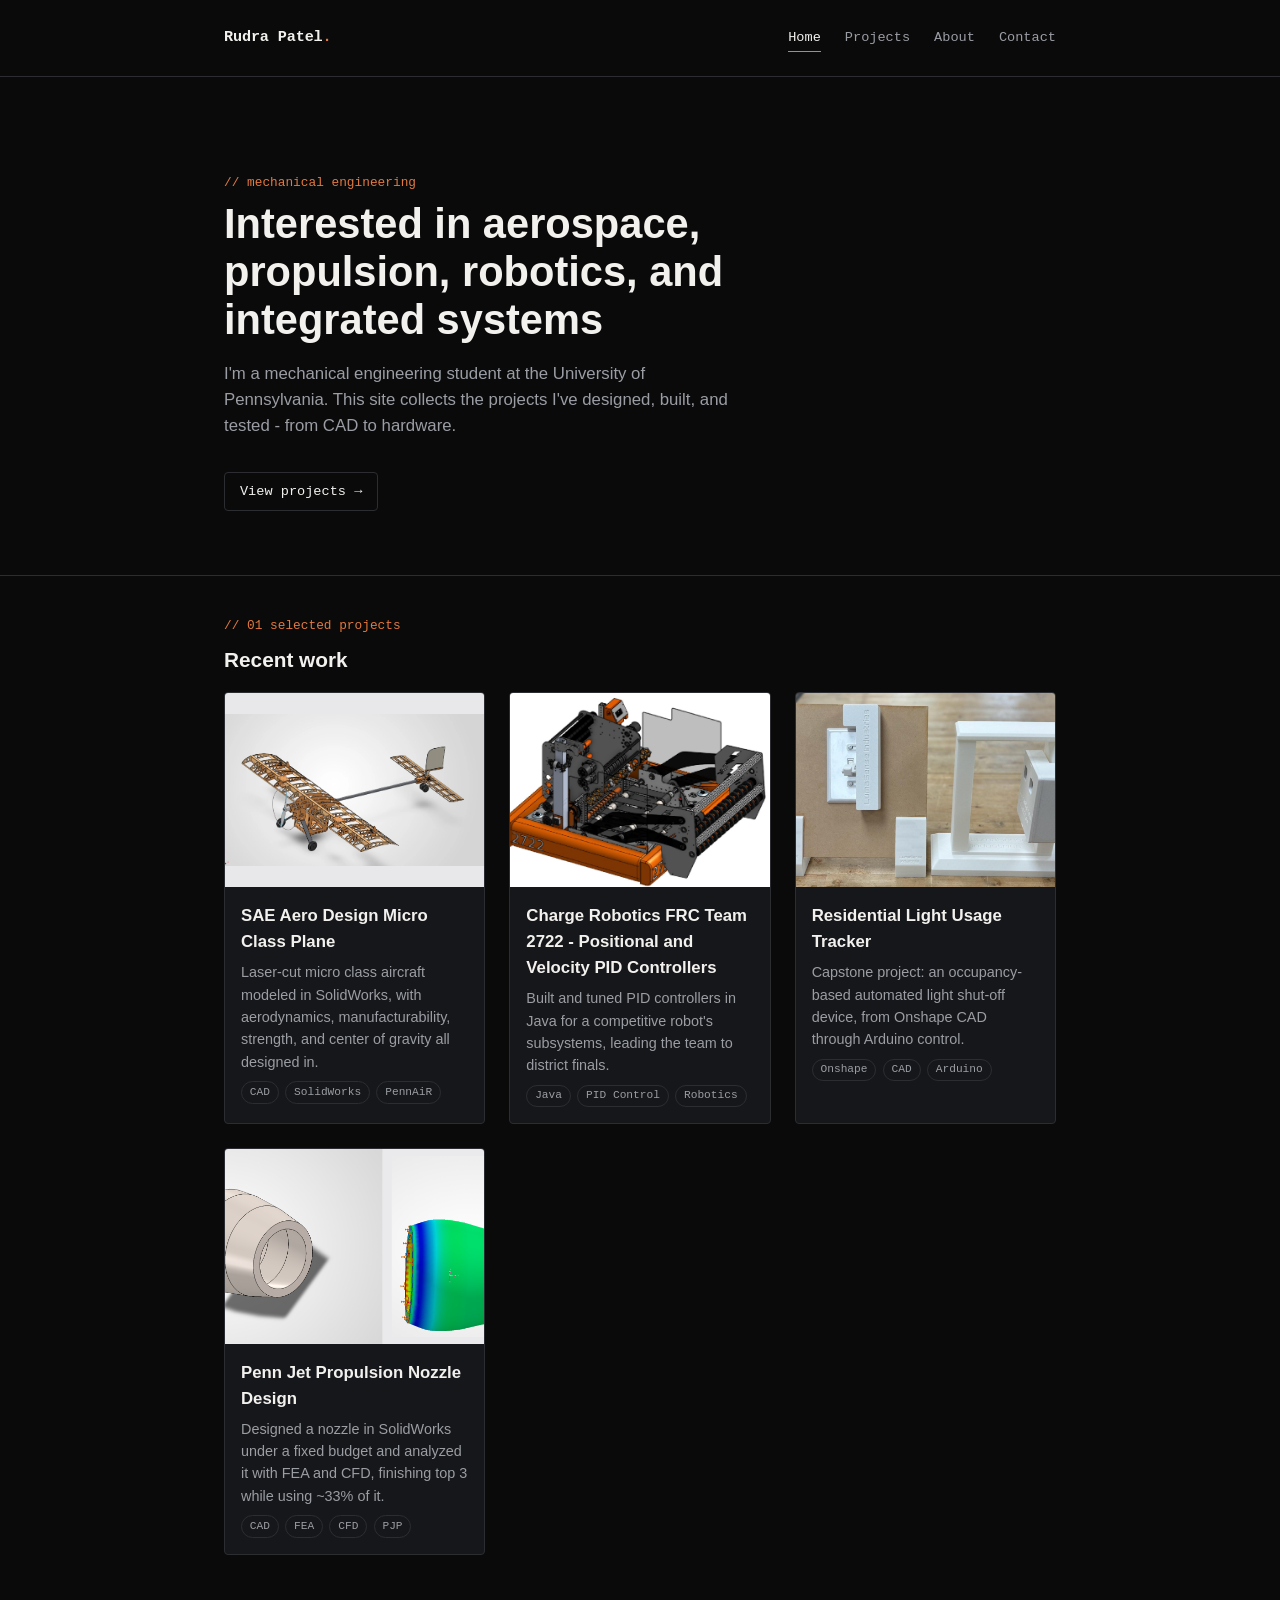
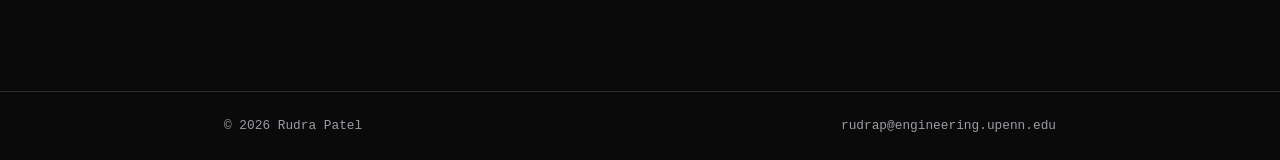
<file: index.html>
<!DOCTYPE html>
<html lang="en">
<head>
  <meta charset="UTF-8" />
  <meta name="viewport" content="width=device-width, initial-scale=1.0" />
  <title>Rudra Patel - Mechanical Engineering</title>
  <meta name="description" content="Engineering portfolio of Rudra Patel, mechanical engineering student at UPenn." />
  <link rel="stylesheet" href="css/style.css" />
</head>
<body>
  <header class="site-header">
    <div class="container">
      <a class="site-title" href="index.html">Rudra Patel<span class="dot">.</span></a>
      <nav class="site-nav">
        <a href="index.html">Home</a>
        <a href="projects/index.html">Projects</a>
        <a href="about.html">About</a>
        <a href="contact.html">Contact</a>
      </nav>
    </div>
  </header>

  <main>
    <section class="hero">
      <div class="container">
        <span class="label">// mechanical engineering</span>
        <h1>Interested in aerospace, propulsion, robotics, and integrated systems</h1>
        <p>
          I'm a mechanical engineering student at the University of Pennsylvania.
          This site collects the projects I've designed, built, and tested -
          from CAD to hardware.
        </p>
        <a class="btn" href="projects/index.html">View projects →</a>
      </div>
    </section>

    <section>
      <div class="container">
        <span class="label">// 01 selected projects</span>
        <h2>Recent work</h2>
        <div class="project-grid">
          <a class="project-card" href="projects/micro-class-plane.html">
            <div class="thumb thumb-contain"><img src="assets/images/micro-class-plane.webp" alt="CAD model of the micro class plane" /></div>
            <div class="card-body">
              <h3>SAE Aero Design Micro Class Plane</h3>
              <p>
                Laser-cut micro class aircraft modeled in SolidWorks, with
                aerodynamics, manufacturability, strength, and center of
                gravity all designed in.
              </p>
              <ul class="tag-list">
                <li>CAD</li>
                <li>SolidWorks</li>
                <li>PennAiR</li>
              </ul>
            </div>
          </a>

          <a class="project-card" href="projects/pid-controllers.html">
            <div class="thumb"><img src="assets/images/robot-2026-full.jpg" alt="CAD model of the 2026 Charge Robotics robot" /></div>
            <div class="card-body">
              <h3>Charge Robotics FRC Team 2722 - Positional and Velocity PID Controllers</h3>
              <p>
                Built and tuned PID controllers in Java for a competitive
                robot's subsystems, leading the team to district finals.
              </p>
              <ul class="tag-list">
                <li>Java</li>
                <li>PID Control</li>
                <li>Robotics</li>
              </ul>
            </div>
          </a>

          <a class="project-card" href="projects/residential-light-usage-tracker.html">
            <div class="thumb"><img src="assets/images/capstone-final-prototype.jpg" alt="The Halo shut-off device and door sensor prototype" /></div>
            <div class="card-body">
              <h3>Residential Light Usage Tracker</h3>
              <p>
                Capstone project: an occupancy-based automated light shut-off
                device, from Onshape CAD through Arduino control.
              </p>
              <ul class="tag-list">
                <li>Onshape</li>
                <li>CAD</li>
                <li>Arduino</li>
              </ul>
            </div>
          </a>

          <a class="project-card" href="projects/nozzle-design-challenge.html">
            <div class="thumb"><img src="assets/images/nozzle-collage.png" alt="Nozzle CAD render next to its stress analysis" /></div>
            <div class="card-body">
              <h3>Penn Jet Propulsion Nozzle Design</h3>
              <p>
                Designed a nozzle in SolidWorks under a fixed budget and
                analyzed it with FEA and CFD, finishing top 3 while using
                ~33% of it.
              </p>
              <ul class="tag-list">
                <li>CAD</li>
                <li>FEA</li>
                <li>CFD</li>
                <li>PJP</li>
              </ul>
            </div>
          </a>
        </div>
      </div>
    </section>
  </main>

  <footer class="site-footer">
    <div class="container">
      <span>&copy; 2026 Rudra Patel</span>
      <span>
        <a class="email-link" data-email="cnVkcmFwQGVuZ2luZWVyaW5nLnVwZW5uLmVkdQ==" href="#">Email</a>
      </span>
    </div>
  </footer>

  <script src="js/main.js"></script>
</body>
</html>
</file>
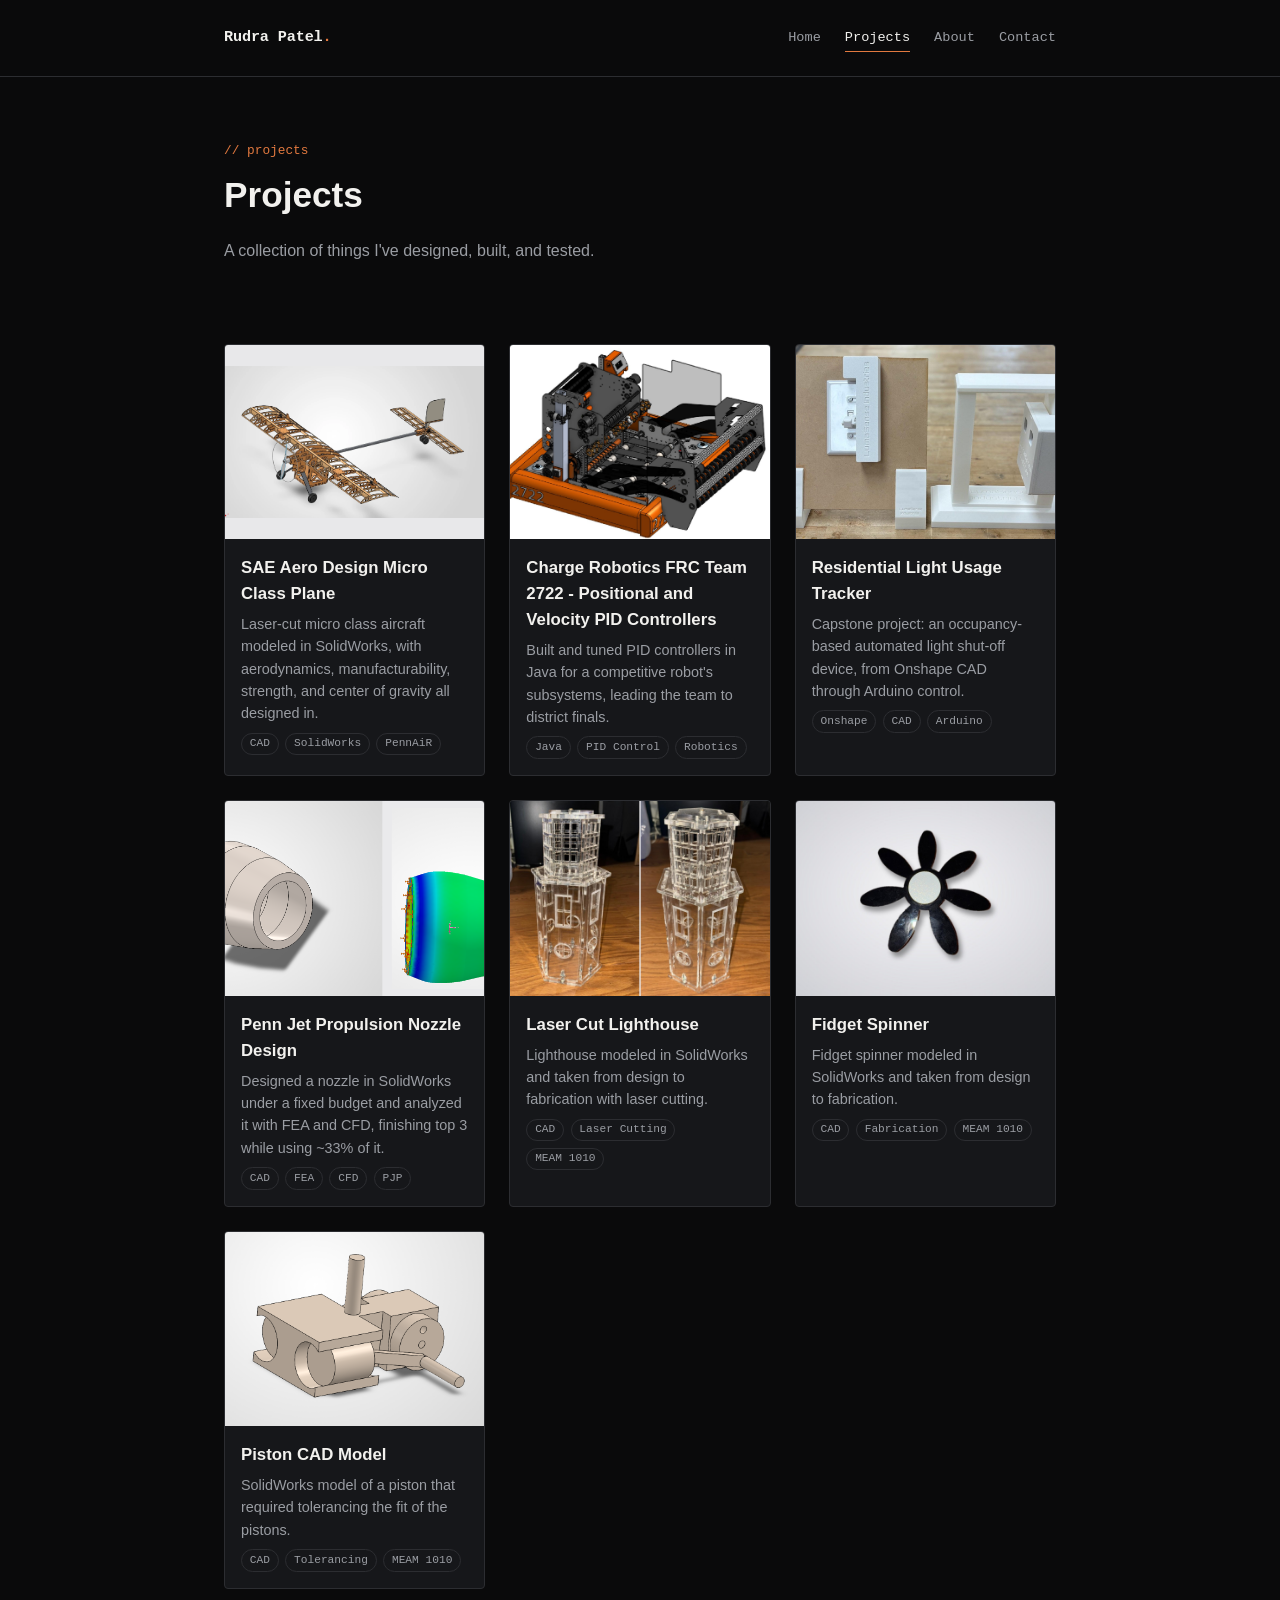
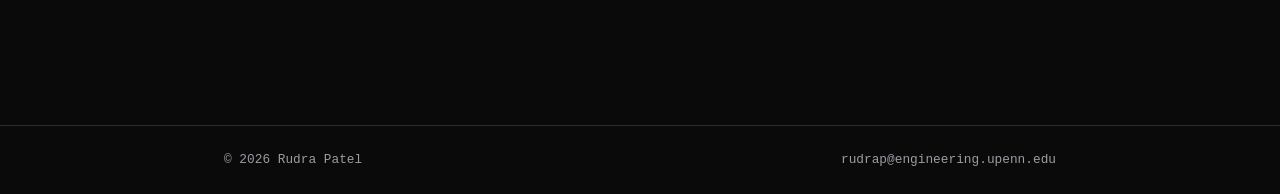
<file: projects/index.html>
<!DOCTYPE html>
<html lang="en">
<head>
  <meta charset="UTF-8" />
  <meta name="viewport" content="width=device-width, initial-scale=1.0" />
  <title>Projects - Rudra Patel</title>
  <link rel="stylesheet" href="../css/style.css" />
</head>
<body>
  <header class="site-header">
    <div class="container">
      <a class="site-title" href="../index.html">Rudra Patel<span class="dot">.</span></a>
      <nav class="site-nav">
        <a href="../index.html">Home</a>
        <a href="index.html">Projects</a>
        <a href="../about.html">About</a>
        <a href="../contact.html">Contact</a>
      </nav>
    </div>
  </header>

  <main>
    <div class="page-header container">
      <span class="label">// projects</span>
      <h1>Projects</h1>
      <p>A collection of things I've designed, built, and tested.</p>
    </div>

    <section>
      <div class="container">
        <!--
          Each project gets a card here linking to its own page.
          Duplicate project-template.html for a new project, then
          add a matching card below.
        -->
        <div class="project-grid">
          <a class="project-card" href="micro-class-plane.html">
            <div class="thumb thumb-contain"><img src="../assets/images/micro-class-plane.webp" alt="CAD model of the micro class plane" /></div>
            <div class="card-body">
              <h3>SAE Aero Design Micro Class Plane</h3>
              <p>
                Laser-cut micro class aircraft modeled in SolidWorks, with
                aerodynamics, manufacturability, strength, and center of
                gravity all designed in.
              </p>
              <ul class="tag-list">
                <li>CAD</li>
                <li>SolidWorks</li>
                <li>PennAiR</li>
              </ul>
            </div>
          </a>

          <a class="project-card" href="pid-controllers.html">
            <div class="thumb"><img src="../assets/images/robot-2026-full.jpg" alt="CAD model of the 2026 Charge Robotics robot" /></div>
            <div class="card-body">
              <h3>Charge Robotics FRC Team 2722 - Positional and Velocity PID Controllers</h3>
              <p>
                Built and tuned PID controllers in Java for a competitive
                robot's subsystems, leading the team to district finals.
              </p>
              <ul class="tag-list">
                <li>Java</li>
                <li>PID Control</li>
                <li>Robotics</li>
              </ul>
            </div>
          </a>

          <a class="project-card" href="residential-light-usage-tracker.html">
            <div class="thumb"><img src="../assets/images/capstone-final-prototype.jpg" alt="The Halo shut-off device and door sensor prototype" /></div>
            <div class="card-body">
              <h3>Residential Light Usage Tracker</h3>
              <p>
                Capstone project: an occupancy-based automated light shut-off
                device, from Onshape CAD through Arduino control.
              </p>
              <ul class="tag-list">
                <li>Onshape</li>
                <li>CAD</li>
                <li>Arduino</li>
              </ul>
            </div>
          </a>

          <a class="project-card" href="nozzle-design-challenge.html">
            <div class="thumb"><img src="../assets/images/nozzle-collage.png" alt="Nozzle CAD render next to its stress analysis" /></div>
            <div class="card-body">
              <h3>Penn Jet Propulsion Nozzle Design</h3>
              <p>
                Designed a nozzle in SolidWorks under a fixed budget and
                analyzed it with FEA and CFD, finishing top 3 while using
                ~33% of it.
              </p>
              <ul class="tag-list">
                <li>CAD</li>
                <li>FEA</li>
                <li>CFD</li>
                <li>PJP</li>
              </ul>
            </div>
          </a>

          <a class="project-card" href="laser-cut-lighthouse.html">
            <div class="thumb"><img src="../assets/images/lighthouse-collage.jpg" alt="Two views of the laser cut lighthouse" /></div>
            <div class="card-body">
              <h3>Laser Cut Lighthouse</h3>
              <p>
                Lighthouse modeled in SolidWorks and taken from design to
                fabrication with laser cutting.
              </p>
              <ul class="tag-list">
                <li>CAD</li>
                <li>Laser Cutting</li>
                <li>MEAM 1010</li>
              </ul>
            </div>
          </a>

          <a class="project-card" href="fidget-spinner.html">
            <div class="thumb"><img src="../assets/images/fidget-spinner.jpg" alt="The finished fidget spinner" /></div>
            <div class="card-body">
              <h3>Fidget Spinner</h3>
              <p>
                Fidget spinner modeled in SolidWorks and taken from design
                to fabrication.
              </p>
              <ul class="tag-list">
                <li>CAD</li>
                <li>Fabrication</li>
                <li>MEAM 1010</li>
              </ul>
            </div>
          </a>

          <a class="project-card" href="piston-cad-model.html">
            <div class="thumb"><img src="../assets/images/piston-cad.png" alt="SolidWorks model of the piston assembly" /></div>
            <div class="card-body">
              <h3>Piston CAD Model</h3>
              <p>
                SolidWorks model of a piston that required tolerancing the
                fit of the pistons.
              </p>
              <ul class="tag-list">
                <li>CAD</li>
                <li>Tolerancing</li>
                <li>MEAM 1010</li>
              </ul>
            </div>
          </a>
        </div>
      </div>
    </section>
  </main>

  <footer class="site-footer">
    <div class="container">
      <span>&copy; 2026 Rudra Patel</span>
      <span>
        <a class="email-link" data-email="cnVkcmFwQGVuZ2luZWVyaW5nLnVwZW5uLmVkdQ==" href="#">Email</a>
      </span>
    </div>
  </footer>

  <script src="../js/main.js"></script>
</body>
</html>
</file>
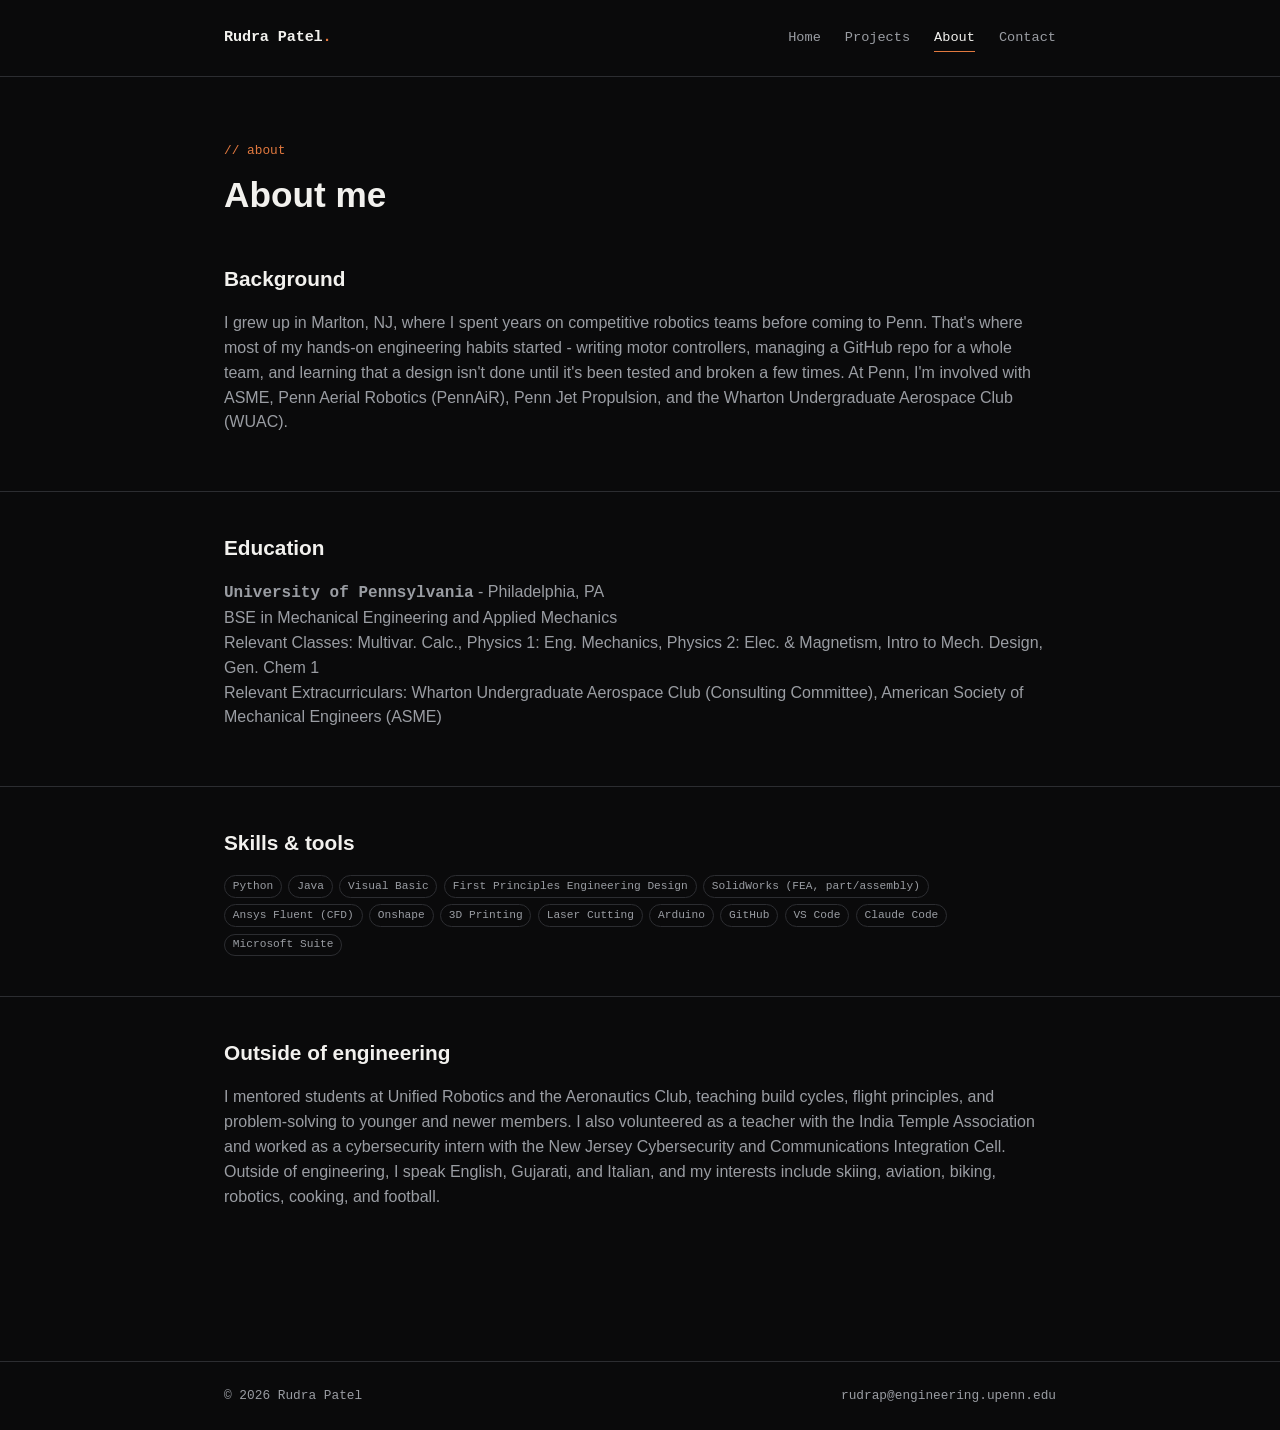
<file: about.html>
<!DOCTYPE html>
<html lang="en">
<head>
  <meta charset="UTF-8" />
  <meta name="viewport" content="width=device-width, initial-scale=1.0" />
  <title>About - Rudra Patel</title>
  <link rel="stylesheet" href="css/style.css" />
</head>
<body>
  <header class="site-header">
    <div class="container">
      <a class="site-title" href="index.html">Rudra Patel<span class="dot">.</span></a>
      <nav class="site-nav">
        <a href="index.html">Home</a>
        <a href="projects/index.html">Projects</a>
        <a href="about.html">About</a>
        <a href="contact.html">Contact</a>
      </nav>
    </div>
  </header>

  <main>
    <div class="page-header container">
      <span class="label">// about</span>
      <h1>About me</h1>
    </div>

    <section class="section-tight">
      <div class="container">
        <h2>Background</h2>
        <p class="muted">
          I grew up in Marlton, NJ, where I spent years on competitive
          robotics teams before coming to Penn. That's where most of my
          hands-on engineering habits started - writing motor controllers,
          managing a GitHub repo for a whole team, and learning that a
          design isn't done until it's been tested and broken a few times.
          At Penn, I'm involved with ASME, Penn Aerial Robotics (PennAiR),
          Penn Jet Propulsion, and the Wharton Undergraduate Aerospace Club
          (WUAC).
        </p>
      </div>
    </section>

    <section>
      <div class="container">
        <h2>Education</h2>
        <p class="muted">
          <strong class="mono">University of Pennsylvania</strong> - Philadelphia, PA
          <br />BSE in Mechanical Engineering and Applied Mechanics
          <br />Relevant Classes: Multivar. Calc., Physics 1: Eng. Mechanics, Physics 2: Elec. &amp; Magnetism, Intro to Mech. Design, Gen. Chem 1
          <br />Relevant Extracurriculars: Wharton Undergraduate Aerospace Club (Consulting Committee), American Society of Mechanical Engineers (ASME)
        </p>
      </div>
    </section>

    <section>
      <div class="container">
        <h2>Skills &amp; tools</h2>
        <ul class="tag-list">
          <li>Python</li>
          <li>Java</li>
          <li>Visual Basic</li>
          <li>First Principles Engineering Design</li>
          <li>SolidWorks (FEA, part/assembly)</li>
          <li>Ansys Fluent (CFD)</li>
          <li>Onshape</li>
          <li>3D Printing</li>
          <li>Laser Cutting</li>
          <li>Arduino</li>
          <li>GitHub</li>
          <li>VS Code</li>
          <li>Claude Code</li>
          <li>Microsoft Suite</li>
        </ul>
      </div>
    </section>

    <section>
      <div class="container">
        <h2>Outside of engineering</h2>
        <p class="muted">
          I mentored students at Unified Robotics and the Aeronautics Club,
          teaching build cycles, flight principles, and problem-solving to
          younger and newer members. I also volunteered as a teacher with
          the India Temple Association and worked as a cybersecurity
          intern with the New Jersey Cybersecurity and Communications
          Integration Cell. Outside of engineering, I speak English,
          Gujarati, and Italian, and my interests include skiing, aviation,
          biking, robotics, cooking, and football.
        </p>
      </div>
    </section>
  </main>

  <footer class="site-footer">
    <div class="container">
      <span>&copy; 2026 Rudra Patel</span>
      <span>
        <a class="email-link" data-email="cnVkcmFwQGVuZ2luZWVyaW5nLnVwZW5uLmVkdQ==" href="#">Email</a>
      </span>
    </div>
  </footer>

  <script src="js/main.js"></script>
</body>
</html>
</file>
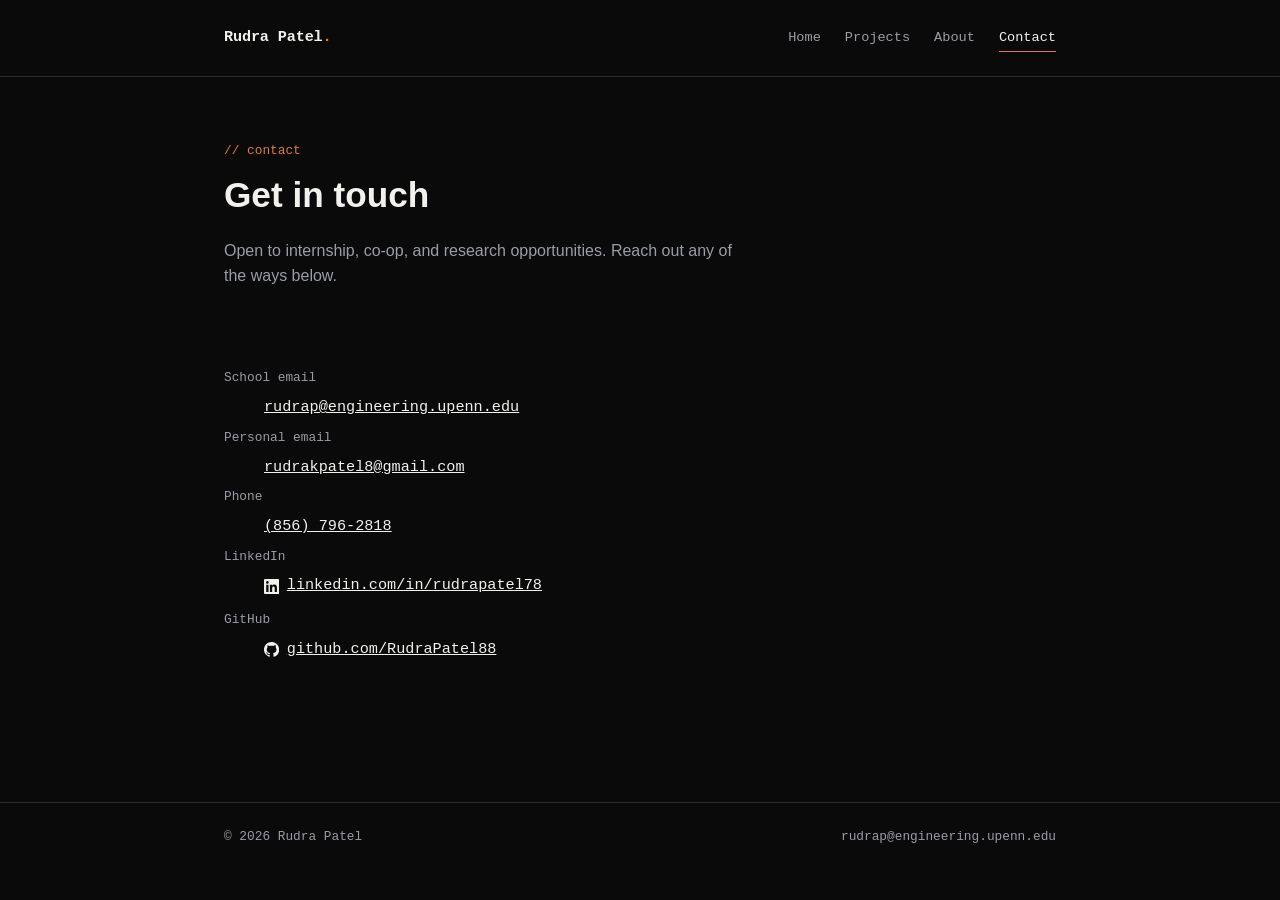
<file: contact.html>
<!DOCTYPE html>
<html lang="en">
<head>
  <meta charset="UTF-8" />
  <meta name="viewport" content="width=device-width, initial-scale=1.0" />
  <title>Contact - Rudra Patel</title>
  <link rel="stylesheet" href="css/style.css" />
</head>
<body>
  <header class="site-header">
    <div class="container">
      <a class="site-title" href="index.html">Rudra Patel<span class="dot">.</span></a>
      <nav class="site-nav">
        <a href="index.html">Home</a>
        <a href="projects/index.html">Projects</a>
        <a href="about.html">About</a>
        <a href="contact.html">Contact</a>
      </nav>
    </div>
  </header>

  <main>
    <div class="page-header container">
      <span class="label">// contact</span>
      <h1>Get in touch</h1>
      <p>
        Open to internship, co-op, and research opportunities.
        Reach out any of the ways below.
      </p>
    </div>

    <section>
      <div class="container">
        <dl class="detail-list">
          <dt>School email</dt>
          <dd><a class="email-link" data-email="cnVkcmFwQGVuZ2luZWVyaW5nLnVwZW5uLmVkdQ==" href="#">Email</a></dd>

          <dt>Personal email</dt>
          <dd><a class="email-link" data-email="cnVkcmFrcGF0ZWw4QGdtYWlsLmNvbQ==" href="#">Email</a></dd>

          <dt>Phone</dt>
          <dd><a data-phone="KDg1NikgNzk2LTI4MTg=" href="#">Phone</a></dd>

          <dt>LinkedIn</dt>
          <dd>
            <a class="icon-link" href="https://www.linkedin.com/in/rudrapatel78/" target="_blank" rel="noopener">
              <svg class="icon" viewBox="0 0 24 24" aria-hidden="true"><path fill="currentColor" d="M20.447 20.452h-3.554v-5.569c0-1.328-.027-3.037-1.852-3.037-1.853 0-2.136 1.445-2.136 2.939v5.667H9.351V9h3.414v1.561h.049c.476-.9 1.637-1.85 3.37-1.85 3.601 0 4.267 2.37 4.267 5.455v6.286zM5.337 7.433c-1.144 0-2.063-.926-2.063-2.065 0-1.138.92-2.063 2.063-2.063 1.14 0 2.064.925 2.064 2.063 0 1.139-.925 2.065-2.064 2.065zm1.782 13.019H3.555V9h3.564v11.452zM22.225 0H1.771C.792 0 0 .774 0 1.729v20.542C0 23.227.792 24 1.771 24h20.451C23.2 24 24 23.227 24 22.271V1.729C24 .774 23.2 0 22.222 0h.003z"/></svg>
              linkedin.com/in/rudrapatel78
            </a>
          </dd>

          <dt>GitHub</dt>
          <dd>
            <a class="icon-link" href="https://github.com/RudraPatel88" target="_blank" rel="noopener">
              <svg class="icon" viewBox="0 0 16 16" aria-hidden="true"><path fill="currentColor" fill-rule="evenodd" d="M8 0C3.58 0 0 3.58 0 8c0 3.54 2.29 6.53 5.47 7.59.4.07.55-.17.55-.38 0-.19-.01-.82-.01-1.49-2.01.37-2.53-.49-2.69-.94-.09-.23-.48-.94-.82-1.13-.28-.15-.68-.52-.01-.53.63-.01 1.08.58 1.23.82.72 1.21 1.87.87 2.33.66.07-.52.28-.87.51-1.07-1.78-.2-3.64-.89-3.64-3.95 0-.87.31-1.59.82-2.15-.08-.2-.36-1.02.08-2.12 0 0 .67-.21 2.2.82.64-.18 1.32-.27 2-.27.68 0 1.36.09 2 .27 1.53-1.04 2.2-.82 2.2-.82.44 1.1.16 1.92.08 2.12.51.56.82 1.27.82 2.15 0 3.07-1.87 3.75-3.65 3.95.29.25.54.73.54 1.48 0 1.07-.01 1.93-.01 2.2 0 .21.15.46.55.38A8.013 8.013 0 0 0 16 8c0-4.42-3.58-8-8-8z"/></svg>
              github.com/RudraPatel88
            </a>
          </dd>
        </dl>
      </div>
    </section>
  </main>

  <footer class="site-footer">
    <div class="container">
      <span>&copy; 2026 Rudra Patel</span>
      <span>
        <a class="email-link" data-email="cnVkcmFwQGVuZ2luZWVyaW5nLnVwZW5uLmVkdQ==" href="#">Email</a>
      </span>
    </div>
  </footer>

  <script src="js/main.js"></script>
</body>
</html>
</file>
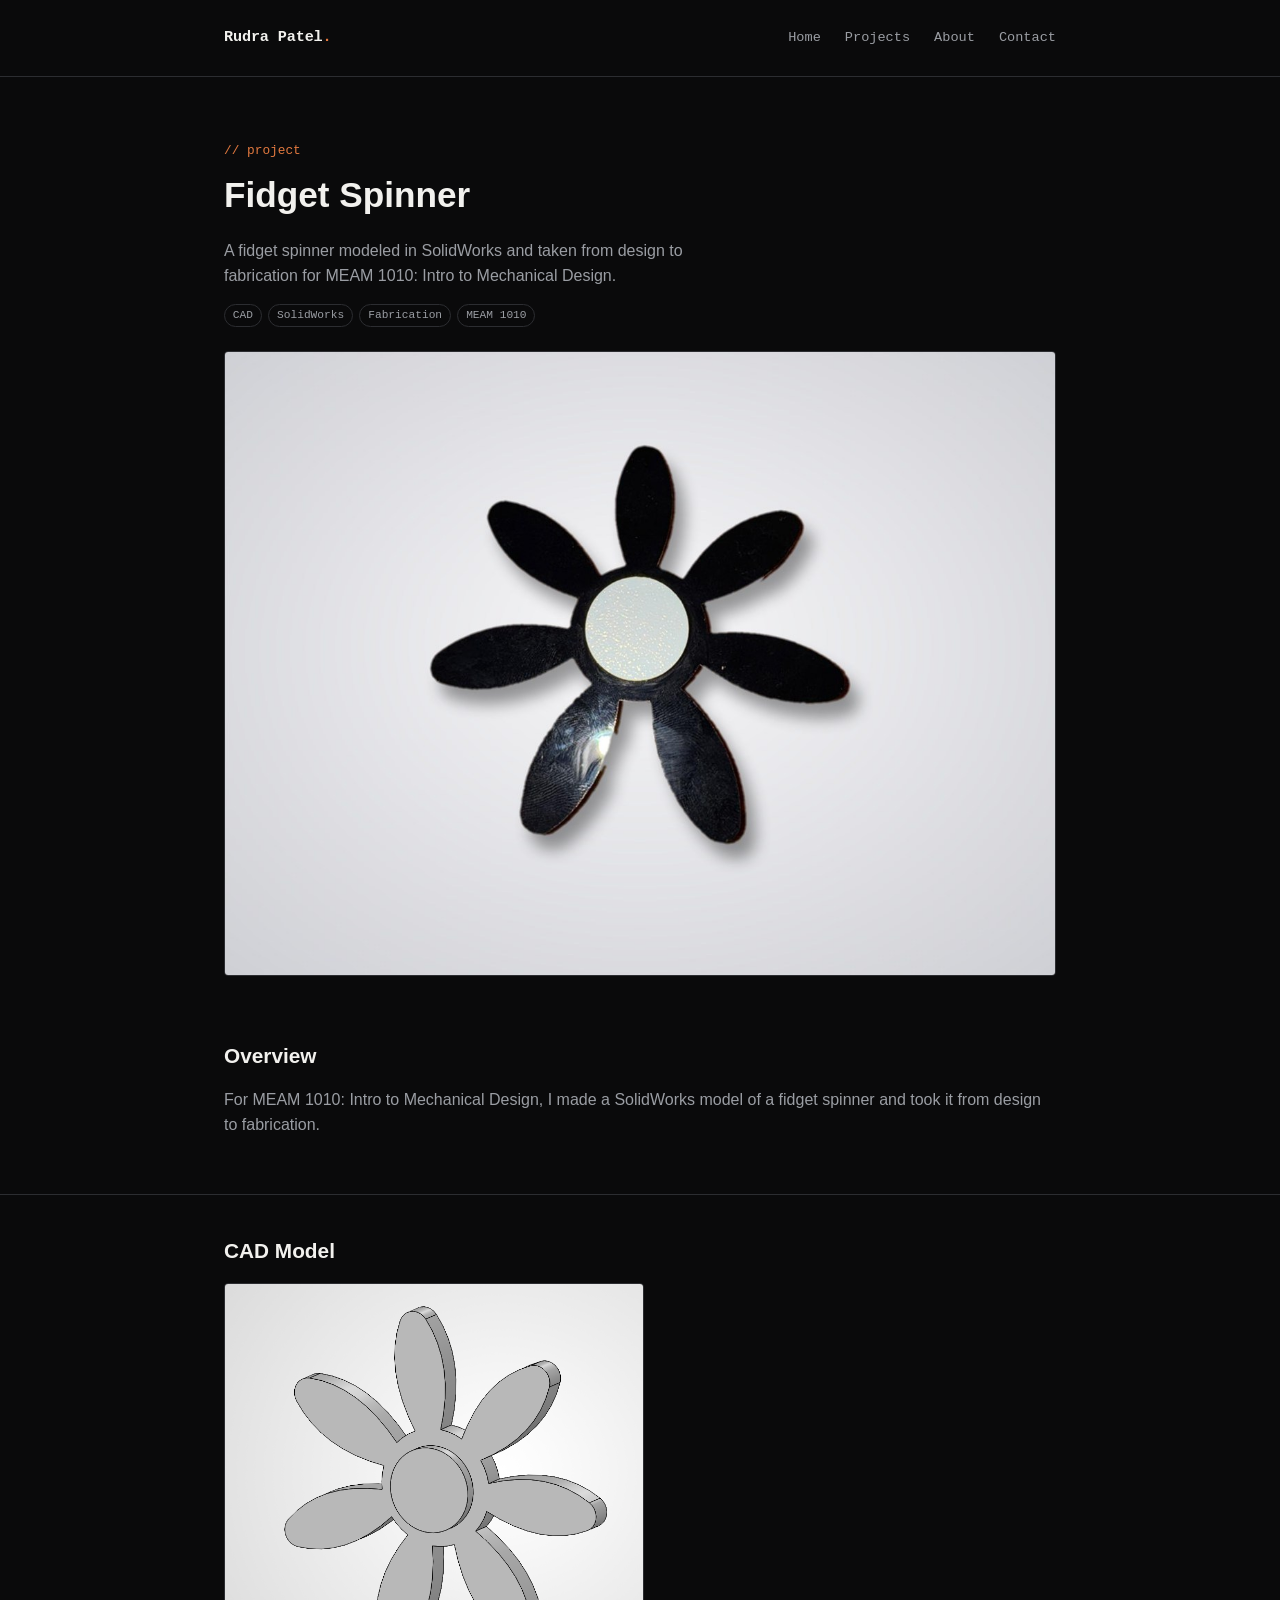
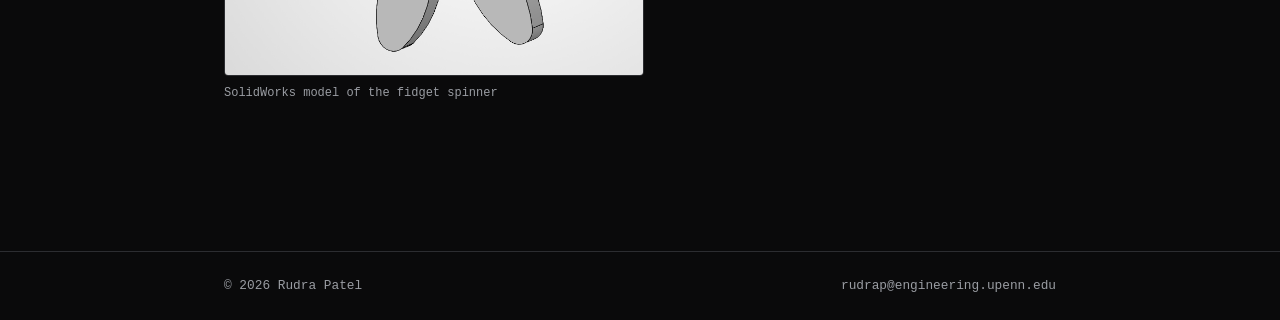
<file: projects/fidget-spinner.html>
<!DOCTYPE html>
<html lang="en">
<head>
  <meta charset="UTF-8" />
  <meta name="viewport" content="width=device-width, initial-scale=1.0" />
  <title>Fidget Spinner - Rudra Patel</title>
  <link rel="stylesheet" href="../css/style.css" />
</head>
<body>
  <header class="site-header">
    <div class="container">
      <a class="site-title" href="../index.html">Rudra Patel<span class="dot">.</span></a>
      <nav class="site-nav">
        <a href="../index.html">Home</a>
        <a href="index.html">Projects</a>
        <a href="../about.html">About</a>
        <a href="../contact.html">Contact</a>
      </nav>
    </div>
  </header>

  <main>
    <div class="page-header container">
      <span class="label">// project</span>
      <h1>Fidget Spinner</h1>
      <p>
        A fidget spinner modeled in SolidWorks and taken from design to
        fabrication for MEAM 1010: Intro to Mechanical Design.
      </p>
      <ul class="tag-list">
        <li>CAD</li>
        <li>SolidWorks</li>
        <li>Fabrication</li>
        <li>MEAM 1010</li>
      </ul>
      <img class="project-hero-image" src="../assets/images/fidget-spinner.jpg" alt="The finished fidget spinner with six black petals around a pale center disk" />
    </div>

    <section>
      <div class="container">
        <h2>Overview</h2>
        <p class="muted">
          For MEAM 1010: Intro to Mechanical Design, I made a SolidWorks
          model of a fidget spinner and took it from design to
          fabrication.
        </p>
      </div>
    </section>

    <section>
      <div class="container">
        <h2>CAD Model</h2>
        <img class="project-body-image" src="../assets/images/fidget-spinner-cad.png" alt="SolidWorks model of the fidget spinner" />
        <p class="image-caption">SolidWorks model of the fidget spinner</p>
      </div>
    </section>
  </main>

  <footer class="site-footer">
    <div class="container">
      <span>&copy; 2026 Rudra Patel</span>
      <span>
        <a class="email-link" data-email="cnVkcmFwQGVuZ2luZWVyaW5nLnVwZW5uLmVkdQ==" href="#">Email</a>
      </span>
    </div>
  </footer>

  <script src="../js/main.js"></script>
</body>
</html>
</file>
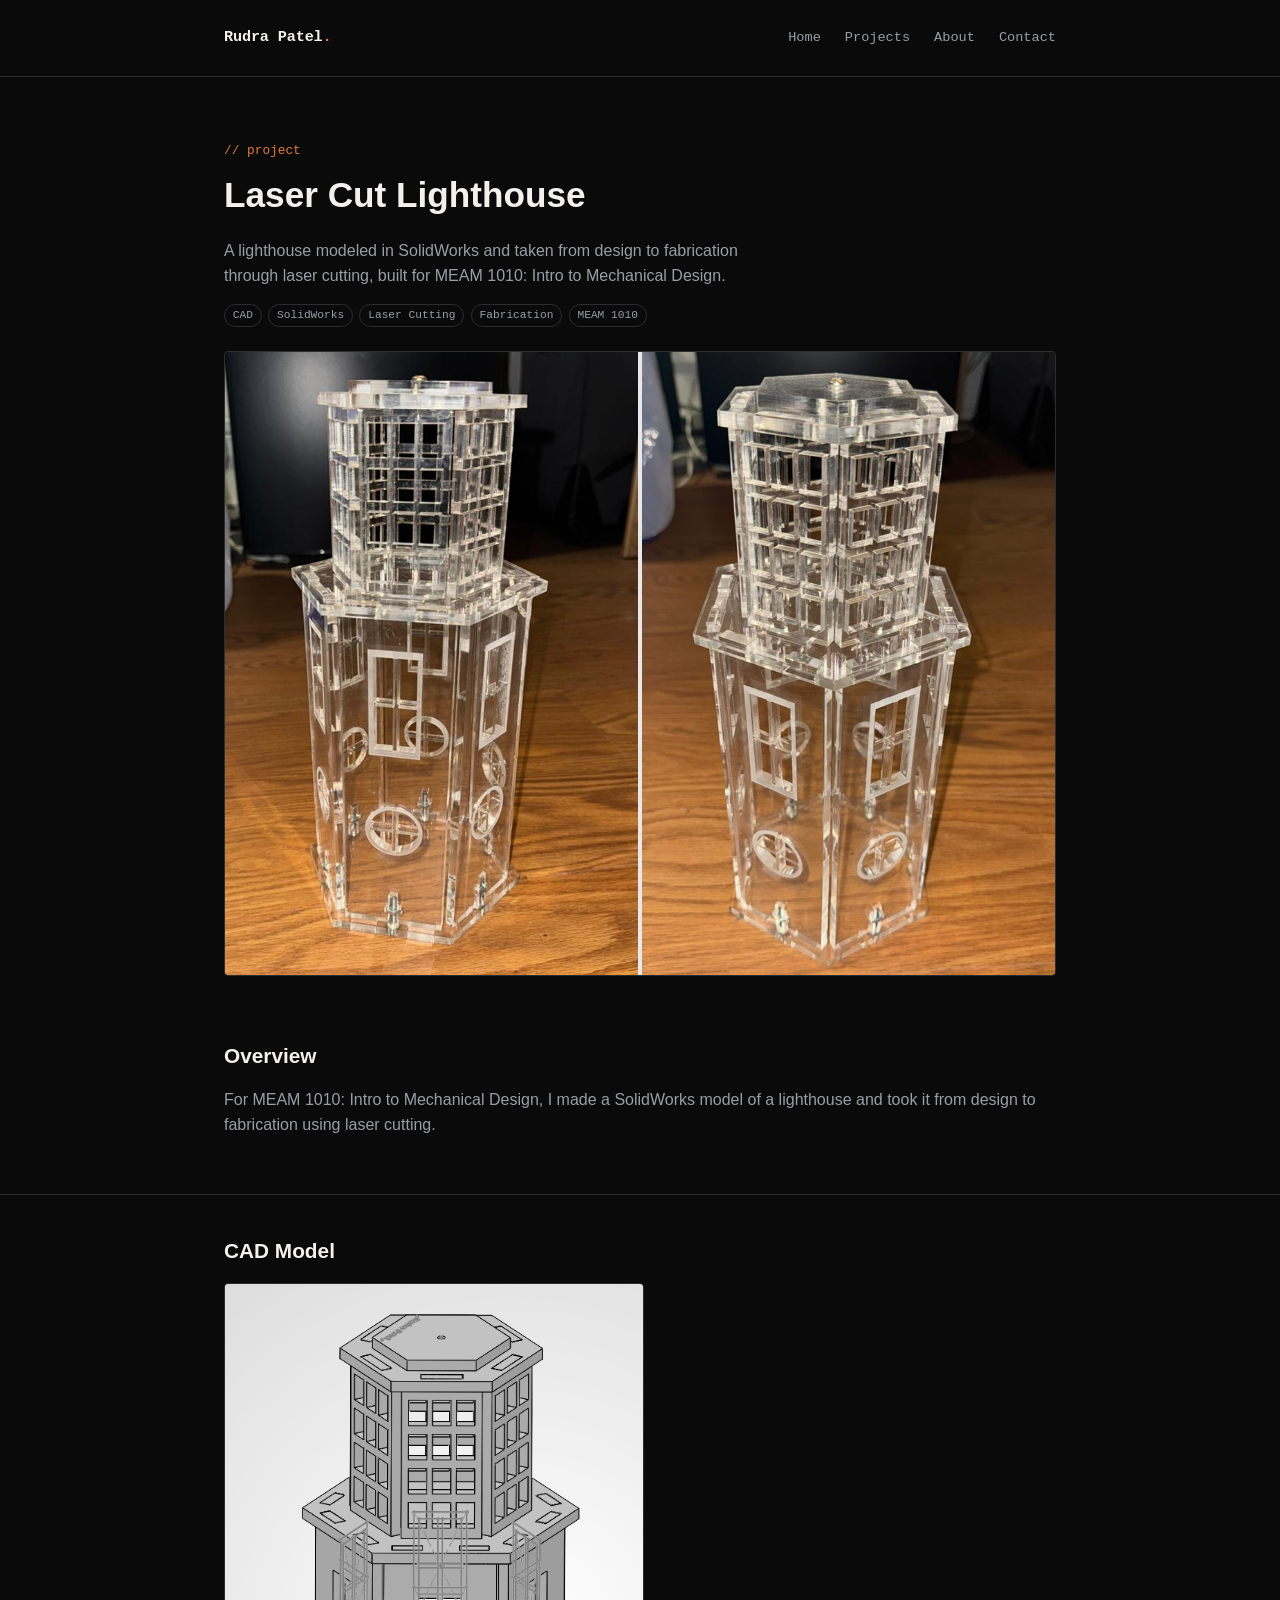
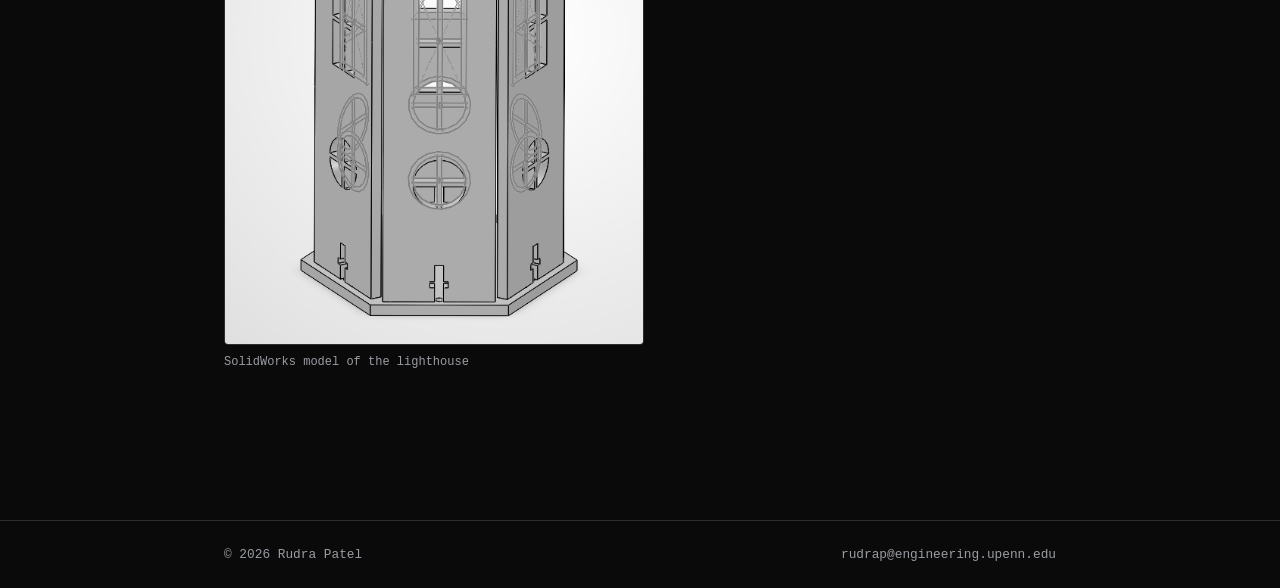
<file: projects/laser-cut-lighthouse.html>
<!DOCTYPE html>
<html lang="en">
<head>
  <meta charset="UTF-8" />
  <meta name="viewport" content="width=device-width, initial-scale=1.0" />
  <title>Laser Cut Lighthouse - Rudra Patel</title>
  <link rel="stylesheet" href="../css/style.css" />
</head>
<body>
  <header class="site-header">
    <div class="container">
      <a class="site-title" href="../index.html">Rudra Patel<span class="dot">.</span></a>
      <nav class="site-nav">
        <a href="../index.html">Home</a>
        <a href="index.html">Projects</a>
        <a href="../about.html">About</a>
        <a href="../contact.html">Contact</a>
      </nav>
    </div>
  </header>

  <main>
    <div class="page-header container">
      <span class="label">// project</span>
      <h1>Laser Cut Lighthouse</h1>
      <p>
        A lighthouse modeled in SolidWorks and taken from design to
        fabrication through laser cutting, built for MEAM 1010: Intro to
        Mechanical Design.
      </p>
      <ul class="tag-list">
        <li>CAD</li>
        <li>SolidWorks</li>
        <li>Laser Cutting</li>
        <li>Fabrication</li>
        <li>MEAM 1010</li>
      </ul>
      <img class="project-hero-image" src="../assets/images/lighthouse-collage.jpg" alt="Two views of the finished laser cut lighthouse" />
    </div>

    <section>
      <div class="container">
        <h2>Overview</h2>
        <p class="muted">
          For MEAM 1010: Intro to Mechanical Design, I made a SolidWorks
          model of a lighthouse and took it from design to fabrication
          using laser cutting.
        </p>
      </div>
    </section>

    <section>
      <div class="container">
        <h2>CAD Model</h2>
        <img class="project-body-image" src="../assets/images/lighthouse-cad.png" alt="SolidWorks model of the lighthouse" />
        <p class="image-caption">SolidWorks model of the lighthouse</p>
      </div>
    </section>
  </main>

  <footer class="site-footer">
    <div class="container">
      <span>&copy; 2026 Rudra Patel</span>
      <span>
        <a class="email-link" data-email="cnVkcmFwQGVuZ2luZWVyaW5nLnVwZW5uLmVkdQ==" href="#">Email</a>
      </span>
    </div>
  </footer>

  <script src="../js/main.js"></script>
</body>
</html>
</file>
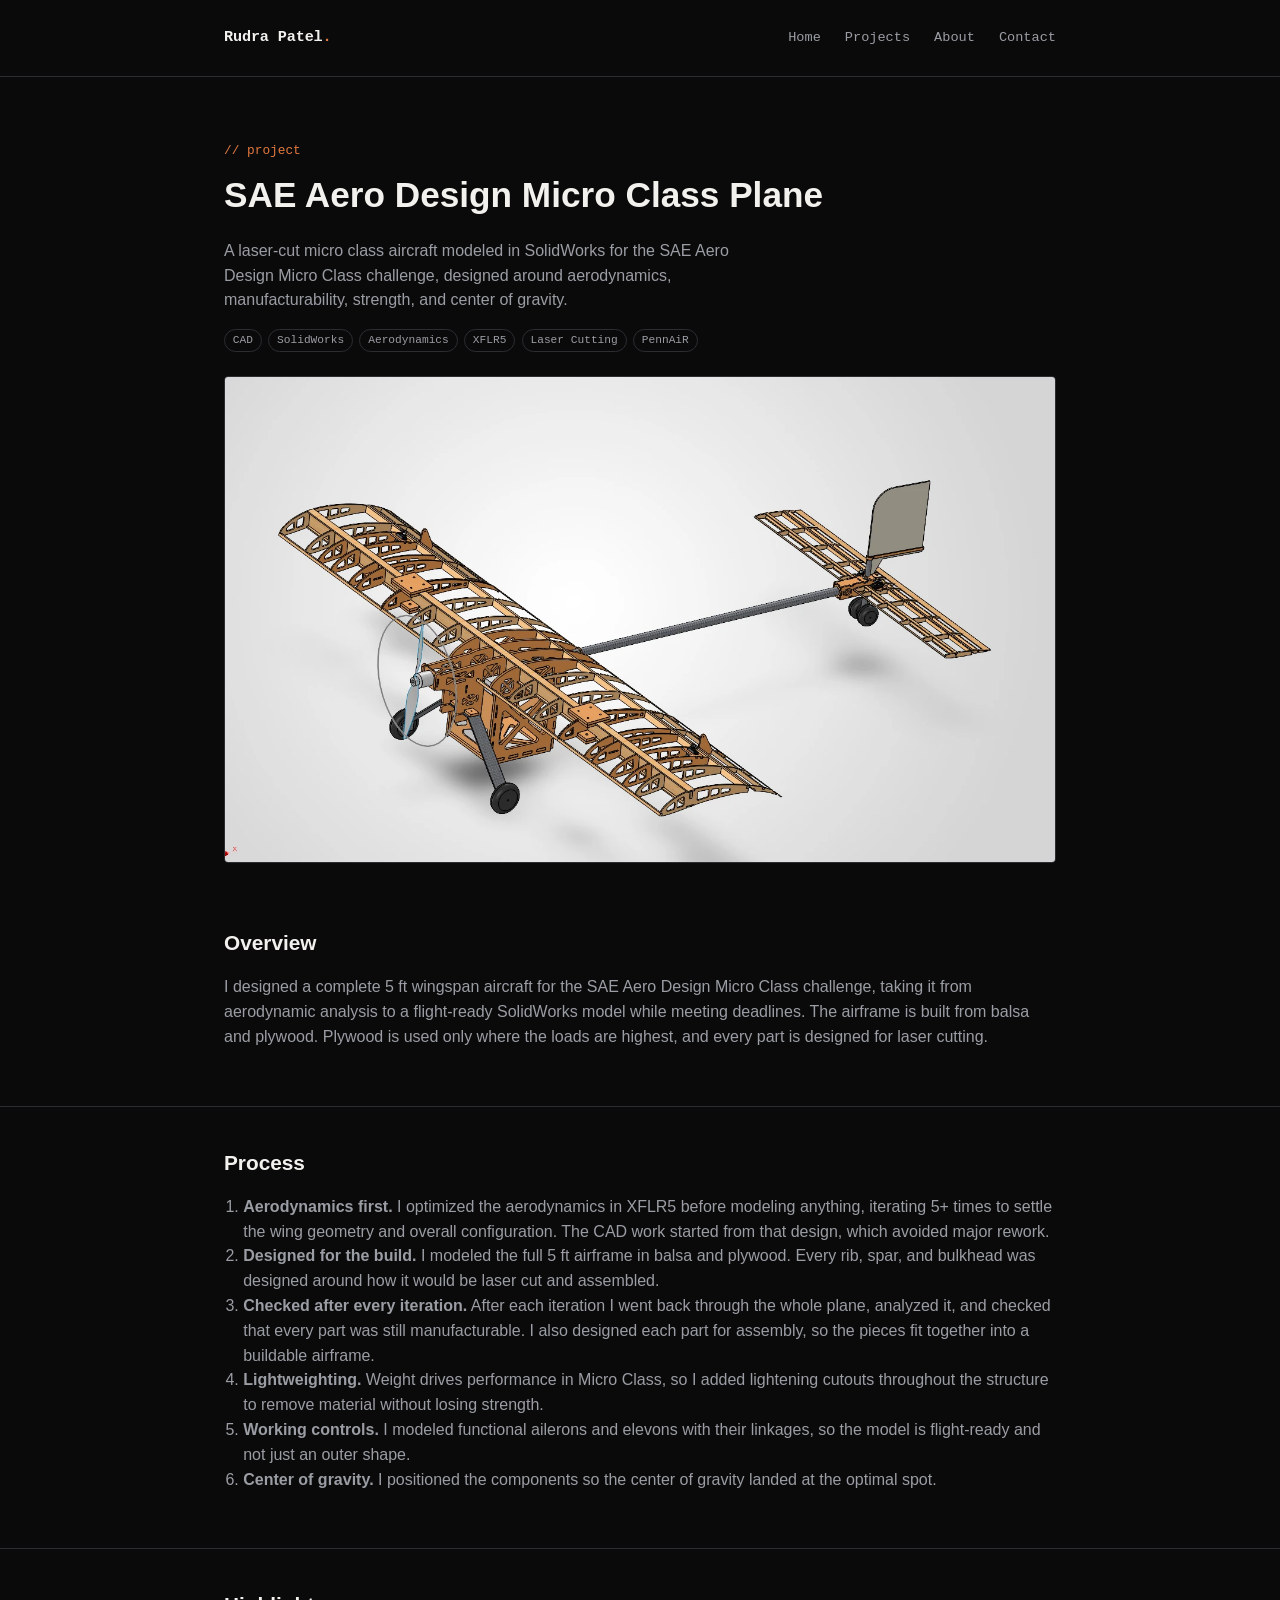
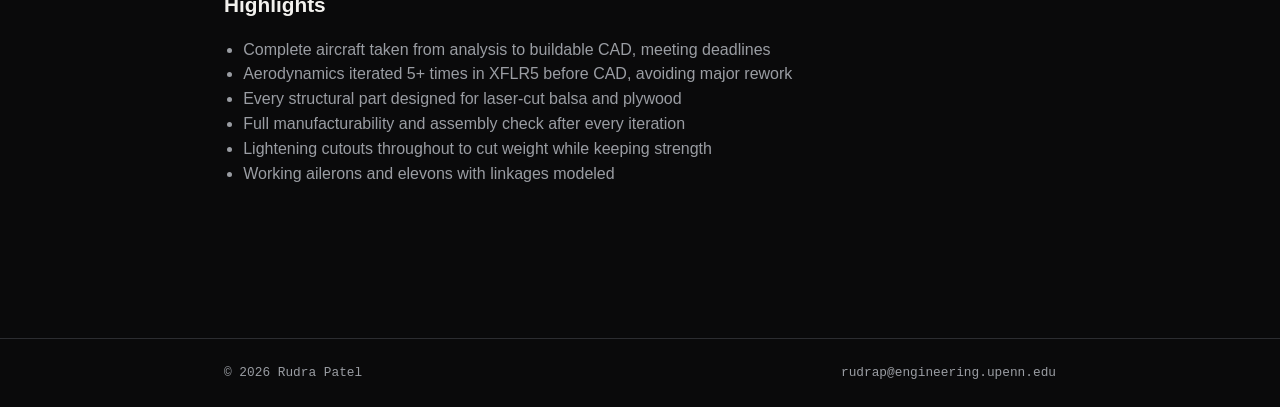
<file: projects/micro-class-plane.html>
<!DOCTYPE html>
<html lang="en">
<head>
  <meta charset="UTF-8" />
  <meta name="viewport" content="width=device-width, initial-scale=1.0" />
  <title>SAE Aero Design Micro Class Plane - Rudra Patel</title>
  <link rel="stylesheet" href="../css/style.css" />
</head>
<body>
  <header class="site-header">
    <div class="container">
      <a class="site-title" href="../index.html">Rudra Patel<span class="dot">.</span></a>
      <nav class="site-nav">
        <a href="../index.html">Home</a>
        <a href="index.html">Projects</a>
        <a href="../about.html">About</a>
        <a href="../contact.html">Contact</a>
      </nav>
    </div>
  </header>

  <main>
    <div class="page-header container">
      <span class="label">// project</span>
      <h1>SAE Aero Design Micro Class Plane</h1>
      <p>
        A laser-cut micro class aircraft modeled in SolidWorks for the SAE
        Aero Design Micro Class challenge, designed around aerodynamics,
        manufacturability, strength, and center of gravity.
      </p>
      <ul class="tag-list">
        <li>CAD</li>
        <li>SolidWorks</li>
        <li>Aerodynamics</li>
        <li>XFLR5</li>
        <li>Laser Cutting</li>
        <li>PennAiR</li>
      </ul>
      <img class="project-hero-image" src="../assets/images/micro-class-plane.webp" alt="SolidWorks CAD model of the micro class plane showing the laser-cut wing ribs, fuselage, carbon boom, and tail" />
    </div>

    <section>
      <div class="container">
        <h2>Overview</h2>
        <p class="muted">
          I designed a complete 5 ft wingspan aircraft for the SAE Aero
          Design Micro Class challenge, taking it from aerodynamic analysis
          to a flight-ready SolidWorks model while meeting deadlines. The
          airframe is built from balsa and plywood. Plywood is used only
          where the loads are highest, and every part is designed for laser
          cutting.
        </p>
      </div>
    </section>

    <section>
      <div class="container">
        <h2>Process</h2>
        <ol class="muted">
          <li>
            <strong>Aerodynamics first.</strong> I optimized the aerodynamics
            in XFLR5 before modeling anything, iterating 5+ times to settle
            the wing geometry and overall configuration. The CAD work started
            from that design, which avoided major rework.
          </li>
          <li>
            <strong>Designed for the build.</strong> I modeled the full 5 ft
            airframe in balsa and plywood. Every rib, spar, and bulkhead was
            designed around how it would be laser cut and assembled.
          </li>
          <li>
            <strong>Checked after every iteration.</strong> After each
            iteration I went back through the whole plane, analyzed it, and
            checked that every part was still manufacturable. I also designed
            each part for assembly, so the pieces fit together into a
            buildable airframe.
          </li>
          <li>
            <strong>Lightweighting.</strong> Weight drives performance in
            Micro Class, so I added lightening cutouts throughout the
            structure to remove material without losing strength.
          </li>
          <li>
            <strong>Working controls.</strong> I modeled functional ailerons
            and elevons with their linkages, so the model is flight-ready and
            not just an outer shape.
          </li>
          <li>
            <strong>Center of gravity.</strong> I positioned the components
            so the center of gravity landed at the optimal spot.
          </li>
        </ol>
      </div>
    </section>

    <section>
      <div class="container">
        <h2>Highlights</h2>
        <ul class="muted">
          <li>Complete aircraft taken from analysis to buildable CAD, meeting deadlines</li>
          <li>Aerodynamics iterated 5+ times in XFLR5 before CAD, avoiding major rework</li>
          <li>Every structural part designed for laser-cut balsa and plywood</li>
          <li>Full manufacturability and assembly check after every iteration</li>
          <li>Lightening cutouts throughout to cut weight while keeping strength</li>
          <li>Working ailerons and elevons with linkages modeled</li>
        </ul>
      </div>
    </section>
  </main>

  <footer class="site-footer">
    <div class="container">
      <span>&copy; 2026 Rudra Patel</span>
      <span>
        <a class="email-link" data-email="cnVkcmFwQGVuZ2luZWVyaW5nLnVwZW5uLmVkdQ==" href="#">Email</a>
      </span>
    </div>
  </footer>

  <script src="../js/main.js"></script>
</body>
</html>
</file>
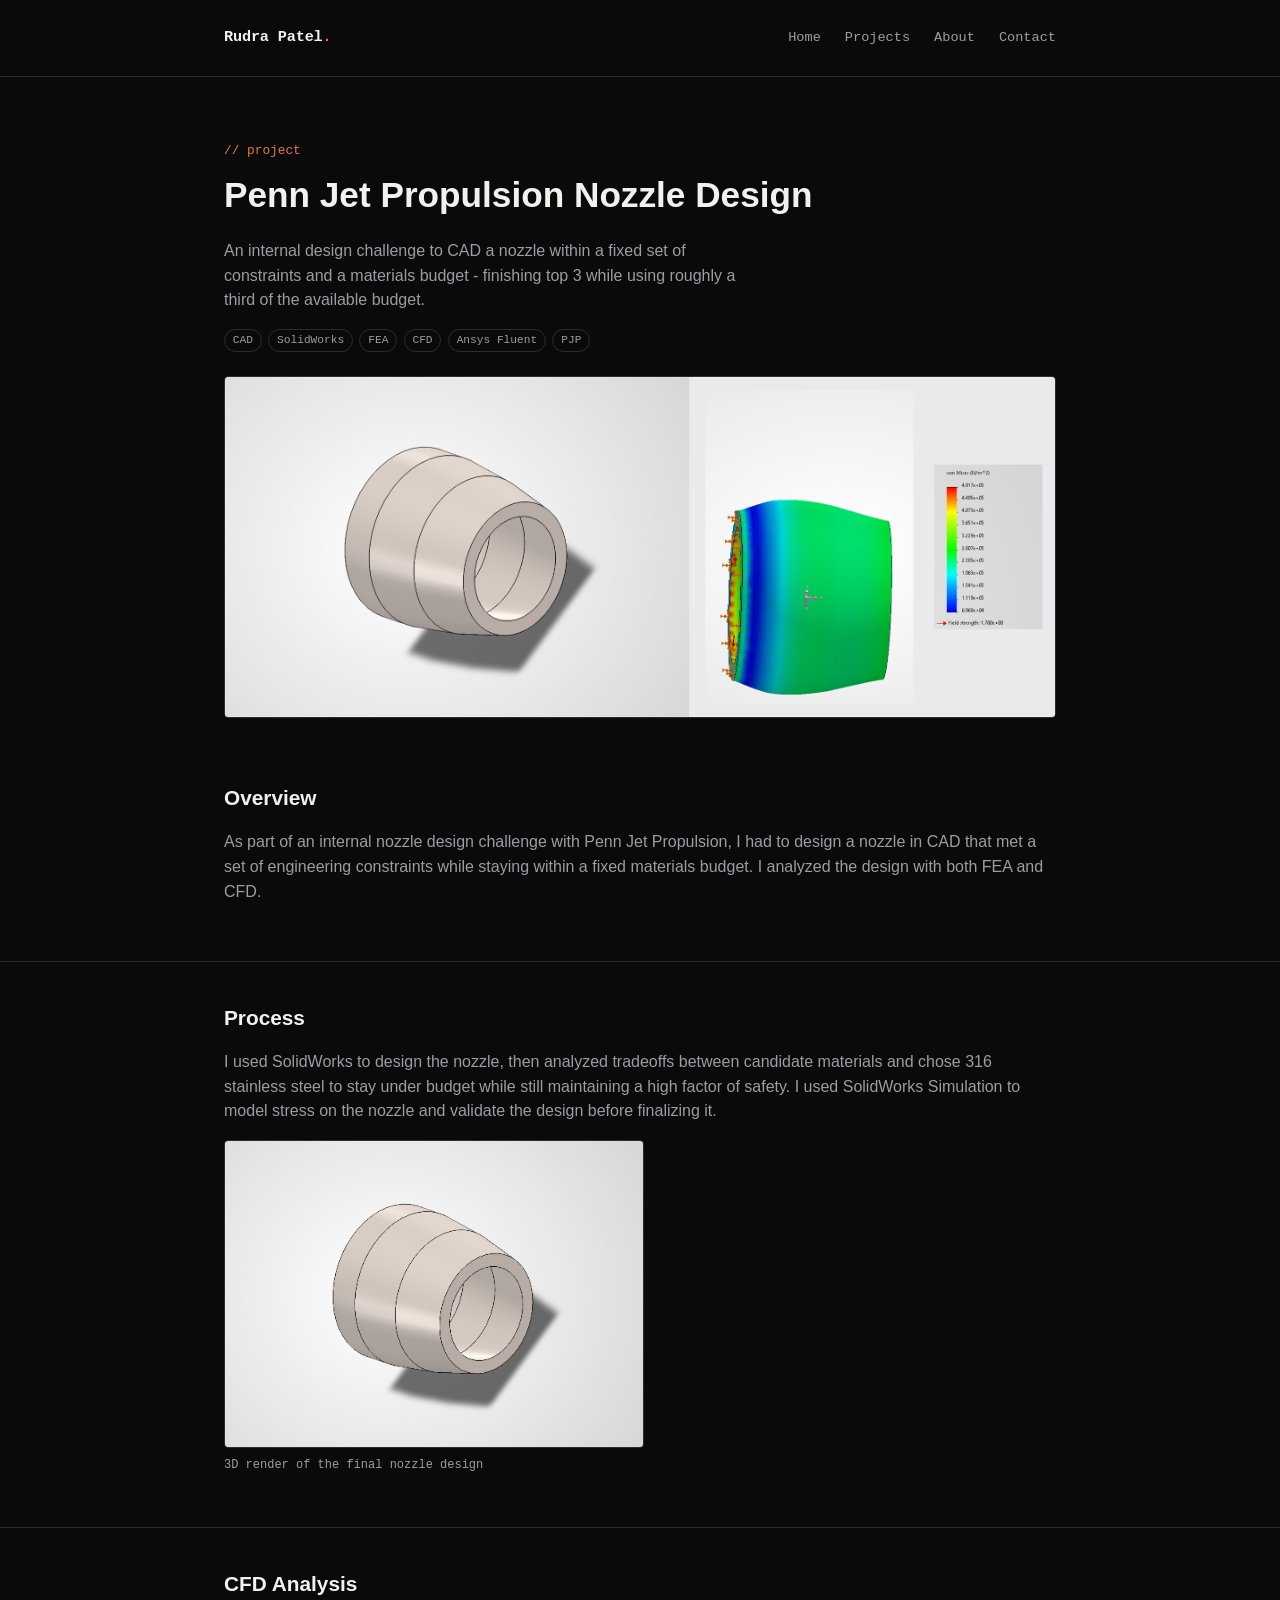
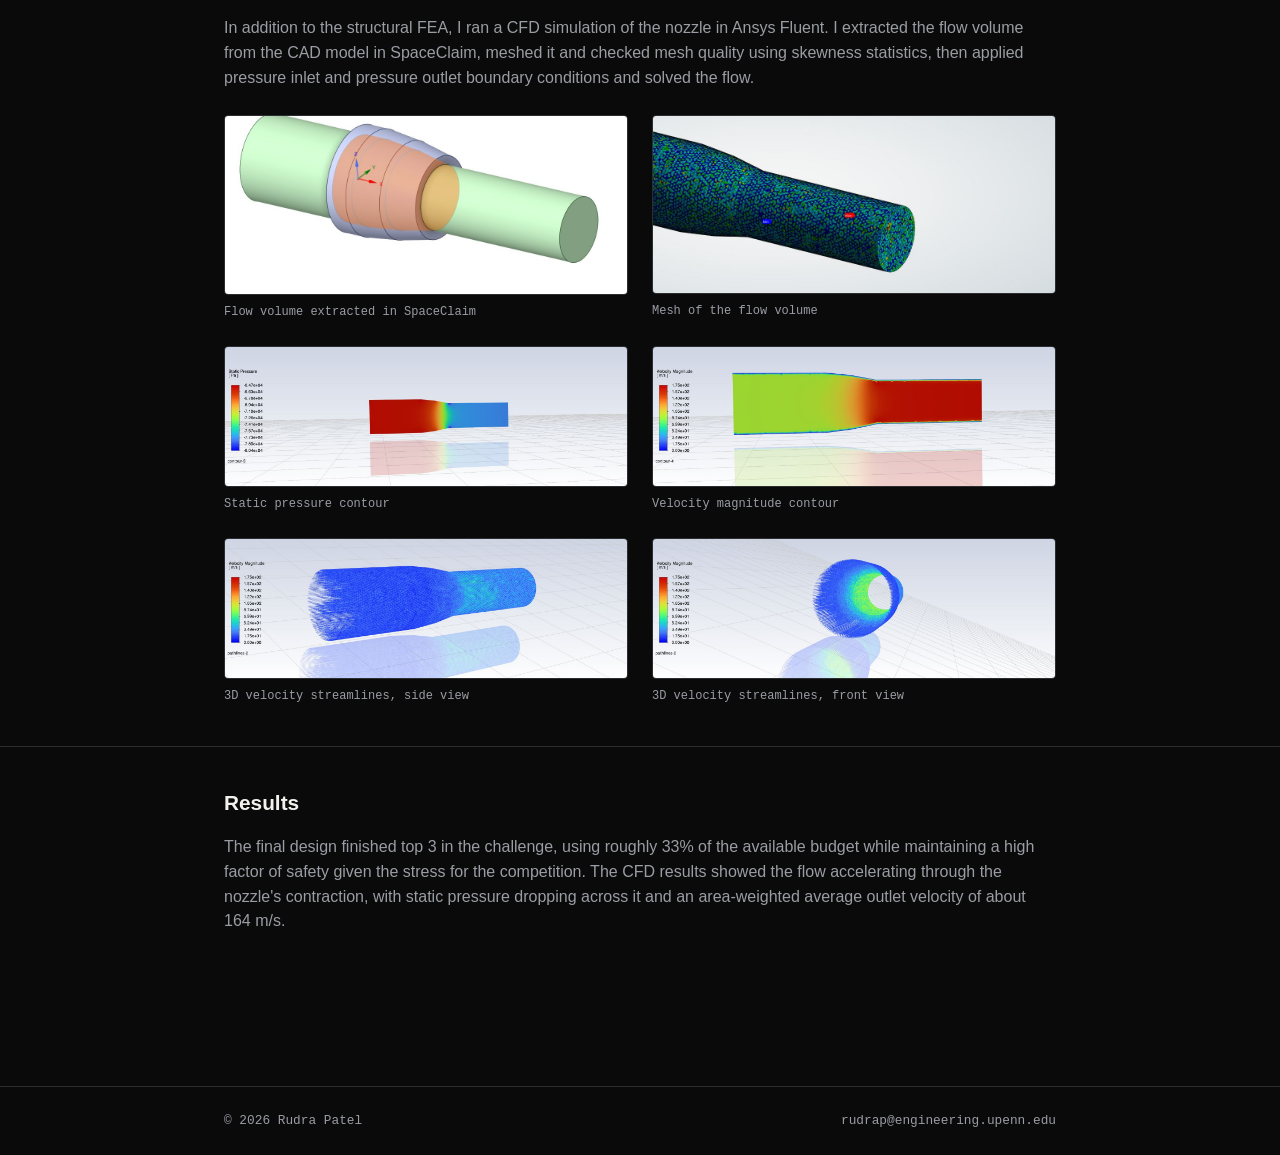
<file: projects/nozzle-design-challenge.html>
<!DOCTYPE html>
<html lang="en">
<head>
  <meta charset="UTF-8" />
  <meta name="viewport" content="width=device-width, initial-scale=1.0" />
  <title>Penn Jet Propulsion Nozzle Design - Rudra Patel</title>
  <link rel="stylesheet" href="../css/style.css" />
</head>
<body>
  <header class="site-header">
    <div class="container">
      <a class="site-title" href="../index.html">Rudra Patel<span class="dot">.</span></a>
      <nav class="site-nav">
        <a href="../index.html">Home</a>
        <a href="index.html">Projects</a>
        <a href="../about.html">About</a>
        <a href="../contact.html">Contact</a>
      </nav>
    </div>
  </header>

  <main>
    <div class="page-header container">
      <span class="label">// project</span>
      <h1>Penn Jet Propulsion Nozzle Design</h1>
      <p>
        An internal design challenge to CAD a nozzle within a fixed set of
        constraints and a materials budget - finishing top 3 while using
        roughly a third of the available budget.
      </p>
      <ul class="tag-list">
        <li>CAD</li>
        <li>SolidWorks</li>
        <li>FEA</li>
        <li>CFD</li>
        <li>Ansys Fluent</li>
        <li>PJP</li>
      </ul>
      <img class="project-hero-image" src="../assets/images/nozzle-collage.png" alt="SolidWorks render of the nozzle next to its von Mises stress analysis" />
    </div>

    <section>
      <div class="container">
        <h2>Overview</h2>
        <p class="muted">
          As part of an internal nozzle design challenge with Penn Jet
          Propulsion, I had to design a nozzle in CAD that met a set of
          engineering constraints while staying within a fixed materials
          budget. I analyzed the design with both FEA and CFD.
        </p>
      </div>
    </section>

    <section>
      <div class="container">
        <h2>Process</h2>
        <p class="muted">
          I used SolidWorks to design the nozzle, then analyzed tradeoffs
          between candidate materials and chose 316 stainless steel to stay
          under budget while still maintaining a high factor of safety.
          I used SolidWorks Simulation to model stress on the nozzle and
          validate the design before finalizing it.
        </p>
        <img class="project-body-image" src="../assets/images/nozzle-render.png" alt="3D render of the final nozzle design in SolidWorks" />
        <p class="image-caption">3D render of the final nozzle design</p>
      </div>
    </section>

    <section>
      <div class="container">
        <h2>CFD Analysis</h2>
        <p class="muted">
          In addition to the structural FEA, I ran a CFD simulation of the
          nozzle in Ansys Fluent. I extracted the flow volume from the CAD
          model in SpaceClaim, meshed it and checked mesh quality using
          skewness statistics, then applied pressure inlet and pressure
          outlet boundary conditions and solved the flow.
        </p>
        <div class="figure-grid">
          <figure>
            <img src="../assets/images/nozzle-cfd-domain.png" alt="Flow volume extracted around the nozzle in SpaceClaim" />
            <figcaption class="image-caption">Flow volume extracted in SpaceClaim</figcaption>
          </figure>
          <figure>
            <img src="../assets/images/nozzle-cfd-mesh.png" alt="Mesh of the nozzle flow volume colored by skewness" />
            <figcaption class="image-caption">Mesh of the flow volume</figcaption>
          </figure>
          <figure>
            <img src="../assets/images/nozzle-cfd-pressure.png" alt="Static pressure contour through the nozzle" />
            <figcaption class="image-caption">Static pressure contour</figcaption>
          </figure>
          <figure>
            <img src="../assets/images/nozzle-cfd-velocity.png" alt="Velocity magnitude contour through the nozzle" />
            <figcaption class="image-caption">Velocity magnitude contour</figcaption>
          </figure>
          <figure>
            <img src="../assets/images/nozzle-cfd-streamlines-side.png" alt="3D velocity streamlines through the nozzle, side view" />
            <figcaption class="image-caption">3D velocity streamlines, side view</figcaption>
          </figure>
          <figure>
            <img src="../assets/images/nozzle-cfd-streamlines-front.png" alt="3D velocity streamlines through the nozzle, front view" />
            <figcaption class="image-caption">3D velocity streamlines, front view</figcaption>
          </figure>
        </div>
      </div>
    </section>

    <section>
      <div class="container">
        <h2>Results</h2>
        <p class="muted">
          The final design finished top 3 in the challenge, using roughly
          33% of the available budget while maintaining a high factor of
          safety given the stress for the competition. The CFD results
          showed the flow accelerating through the nozzle's contraction,
          with static pressure dropping across it and an area-weighted
          average outlet velocity of about 164 m/s.
        </p>
      </div>
    </section>
  </main>

  <footer class="site-footer">
    <div class="container">
      <span>&copy; 2026 Rudra Patel</span>
      <span>
        <a class="email-link" data-email="cnVkcmFwQGVuZ2luZWVyaW5nLnVwZW5uLmVkdQ==" href="#">Email</a>
      </span>
    </div>
  </footer>

  <script src="../js/main.js"></script>
</body>
</html>
</file>
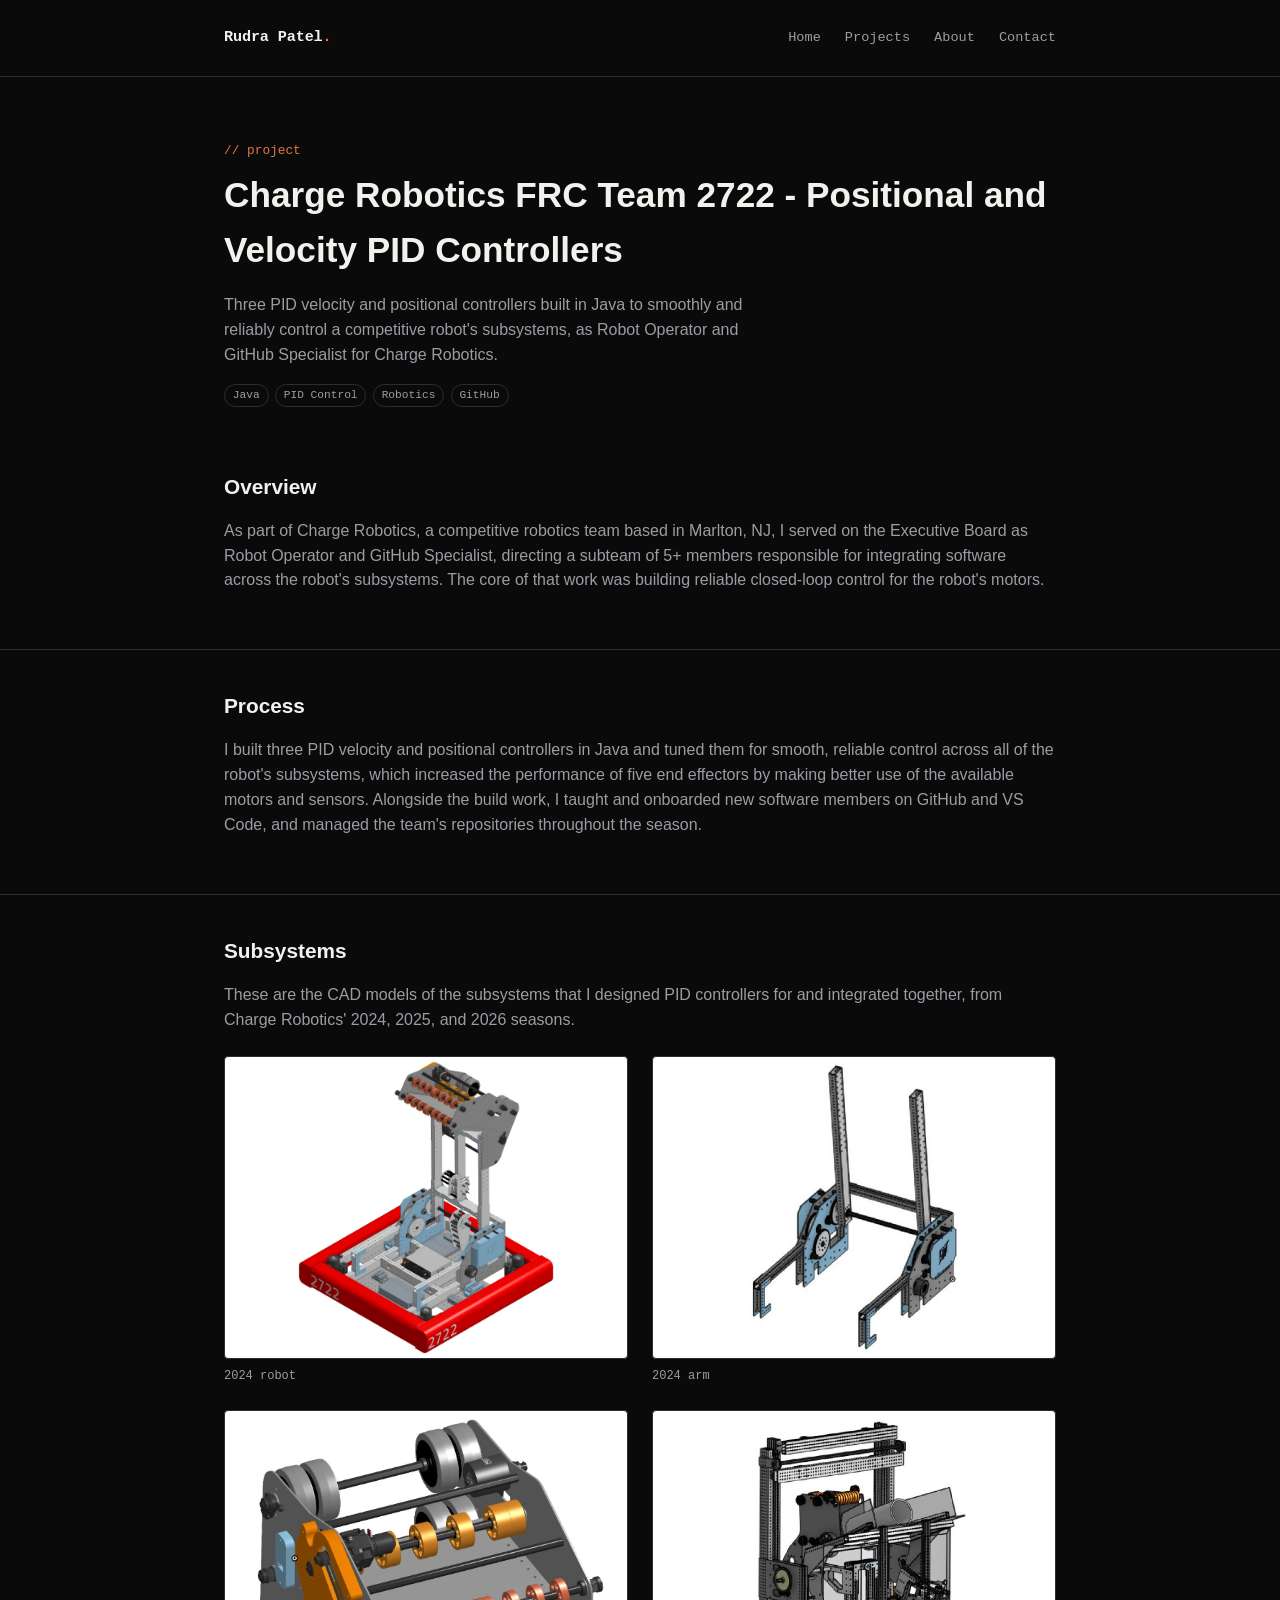
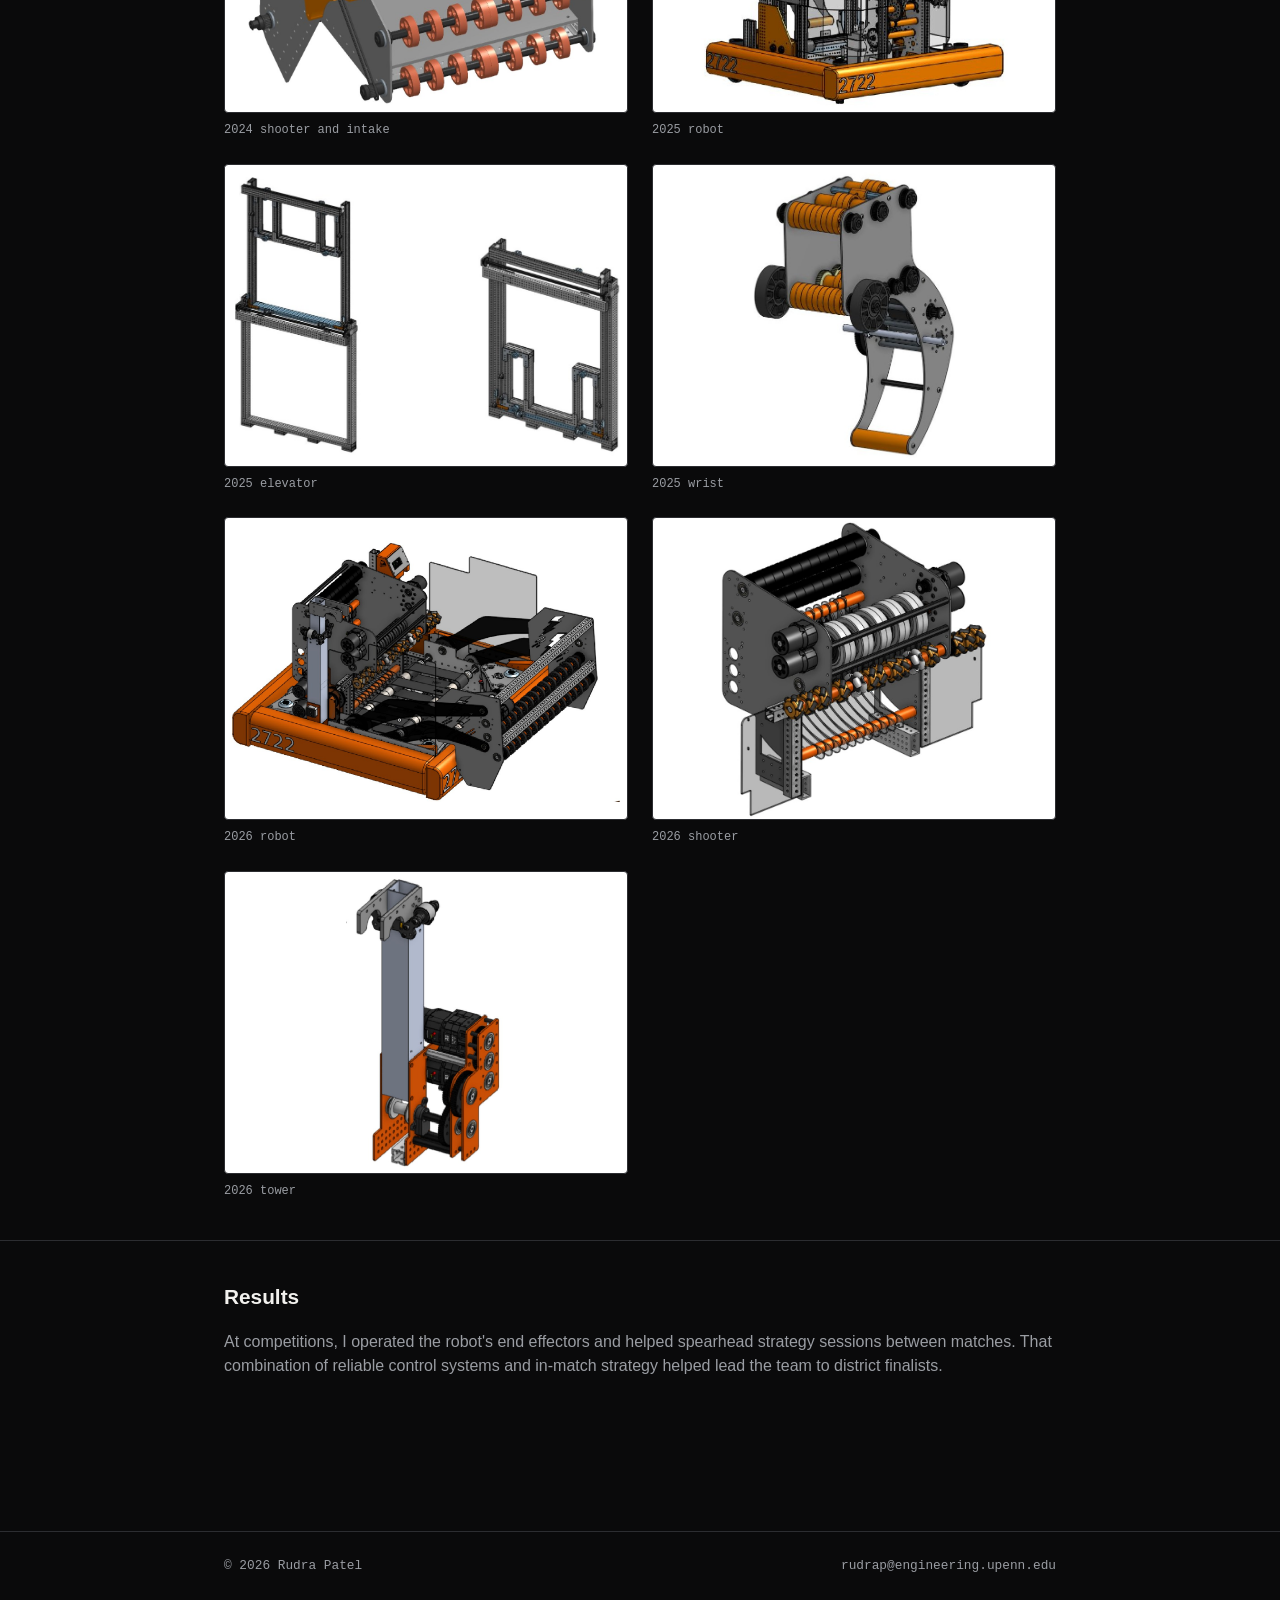
<file: projects/pid-controllers.html>
<!DOCTYPE html>
<html lang="en">
<head>
  <meta charset="UTF-8" />
  <meta name="viewport" content="width=device-width, initial-scale=1.0" />
  <title>Charge Robotics FRC Team 2722 - Positional and Velocity PID Controllers - Rudra Patel</title>
  <link rel="stylesheet" href="../css/style.css" />
</head>
<body>
  <header class="site-header">
    <div class="container">
      <a class="site-title" href="../index.html">Rudra Patel<span class="dot">.</span></a>
      <nav class="site-nav">
        <a href="../index.html">Home</a>
        <a href="index.html">Projects</a>
        <a href="../about.html">About</a>
        <a href="../contact.html">Contact</a>
      </nav>
    </div>
  </header>

  <main>
    <div class="page-header container">
      <span class="label">// project</span>
      <h1>Charge Robotics FRC Team 2722 - Positional and Velocity PID Controllers</h1>
      <p>
        Three PID velocity and positional controllers built in Java to
        smoothly and reliably control a competitive robot's subsystems,
        as Robot Operator and GitHub Specialist for Charge Robotics.
      </p>
      <ul class="tag-list">
        <li>Java</li>
        <li>PID Control</li>
        <li>Robotics</li>
        <li>GitHub</li>
      </ul>
    </div>

    <section>
      <div class="container">
        <h2>Overview</h2>
        <p class="muted">
          As part of Charge Robotics, a competitive robotics team based in
          Marlton, NJ, I served on the Executive Board as Robot Operator and
          GitHub Specialist, directing a subteam of 5+ members responsible
          for integrating software across the robot's subsystems. The core
          of that work was building reliable closed-loop control for the
          robot's motors.
        </p>
      </div>
    </section>

    <section>
      <div class="container">
        <h2>Process</h2>
        <p class="muted">
          I built three PID velocity and positional controllers in Java and
          tuned them for smooth, reliable control across all of the robot's
          subsystems, which increased the performance of five end
          effectors by making better use of the available motors and
          sensors. Alongside the build work, I taught and onboarded new
          software members on GitHub and VS Code, and managed the team's
          repositories throughout the season.
        </p>
      </div>
    </section>

    <section>
      <div class="container">
        <h2>Subsystems</h2>
        <p class="muted">
          These are the CAD models of the subsystems that I designed PID
          controllers for and integrated together, from Charge Robotics'
          2024, 2025, and 2026 seasons.
        </p>
        <div class="figure-grid figure-grid-uniform">
          <figure>
            <img src="../assets/images/robot-2024-full.jpg" alt="CAD model of the 2024 robot" />
            <figcaption class="image-caption">2024 robot</figcaption>
          </figure>
          <figure>
            <img src="../assets/images/robot-2024-arm.jpg" alt="CAD model of the 2024 arm" />
            <figcaption class="image-caption">2024 arm</figcaption>
          </figure>
          <figure>
            <img src="../assets/images/robot-2024-shooter-intake.jpg" alt="CAD model of the 2024 shooter and intake" />
            <figcaption class="image-caption">2024 shooter and intake</figcaption>
          </figure>
          <figure>
            <img src="../assets/images/robot-2025-full.jpg" alt="CAD model of the 2025 robot" />
            <figcaption class="image-caption">2025 robot</figcaption>
          </figure>
          <figure>
            <img src="../assets/images/robot-2025-elevator.jpg" alt="CAD model of the 2025 elevator" />
            <figcaption class="image-caption">2025 elevator</figcaption>
          </figure>
          <figure>
            <img src="../assets/images/robot-2025-wrist.jpg" alt="CAD model of the 2025 wrist" />
            <figcaption class="image-caption">2025 wrist</figcaption>
          </figure>
          <figure>
            <img src="../assets/images/robot-2026-full.jpg" alt="CAD model of the 2026 robot" />
            <figcaption class="image-caption">2026 robot</figcaption>
          </figure>
          <figure>
            <img src="../assets/images/robot-2026-shooter.jpg" alt="CAD model of the 2026 shooter" />
            <figcaption class="image-caption">2026 shooter</figcaption>
          </figure>
          <figure>
            <img src="../assets/images/robot-2026-tower.jpg" alt="CAD model of the 2026 tower" />
            <figcaption class="image-caption">2026 tower</figcaption>
          </figure>
        </div>
      </div>
    </section>

    <section>
      <div class="container">
        <h2>Results</h2>
        <p class="muted">
          At competitions, I operated the robot's end effectors and helped
          spearhead strategy sessions between matches. That combination of
          reliable control systems and in-match strategy helped lead the
          team to district finalists.
        </p>
      </div>
    </section>
  </main>

  <footer class="site-footer">
    <div class="container">
      <span>&copy; 2026 Rudra Patel</span>
      <span>
        <a class="email-link" data-email="cnVkcmFwQGVuZ2luZWVyaW5nLnVwZW5uLmVkdQ==" href="#">Email</a>
      </span>
    </div>
  </footer>

  <script src="../js/main.js"></script>
</body>
</html>
</file>
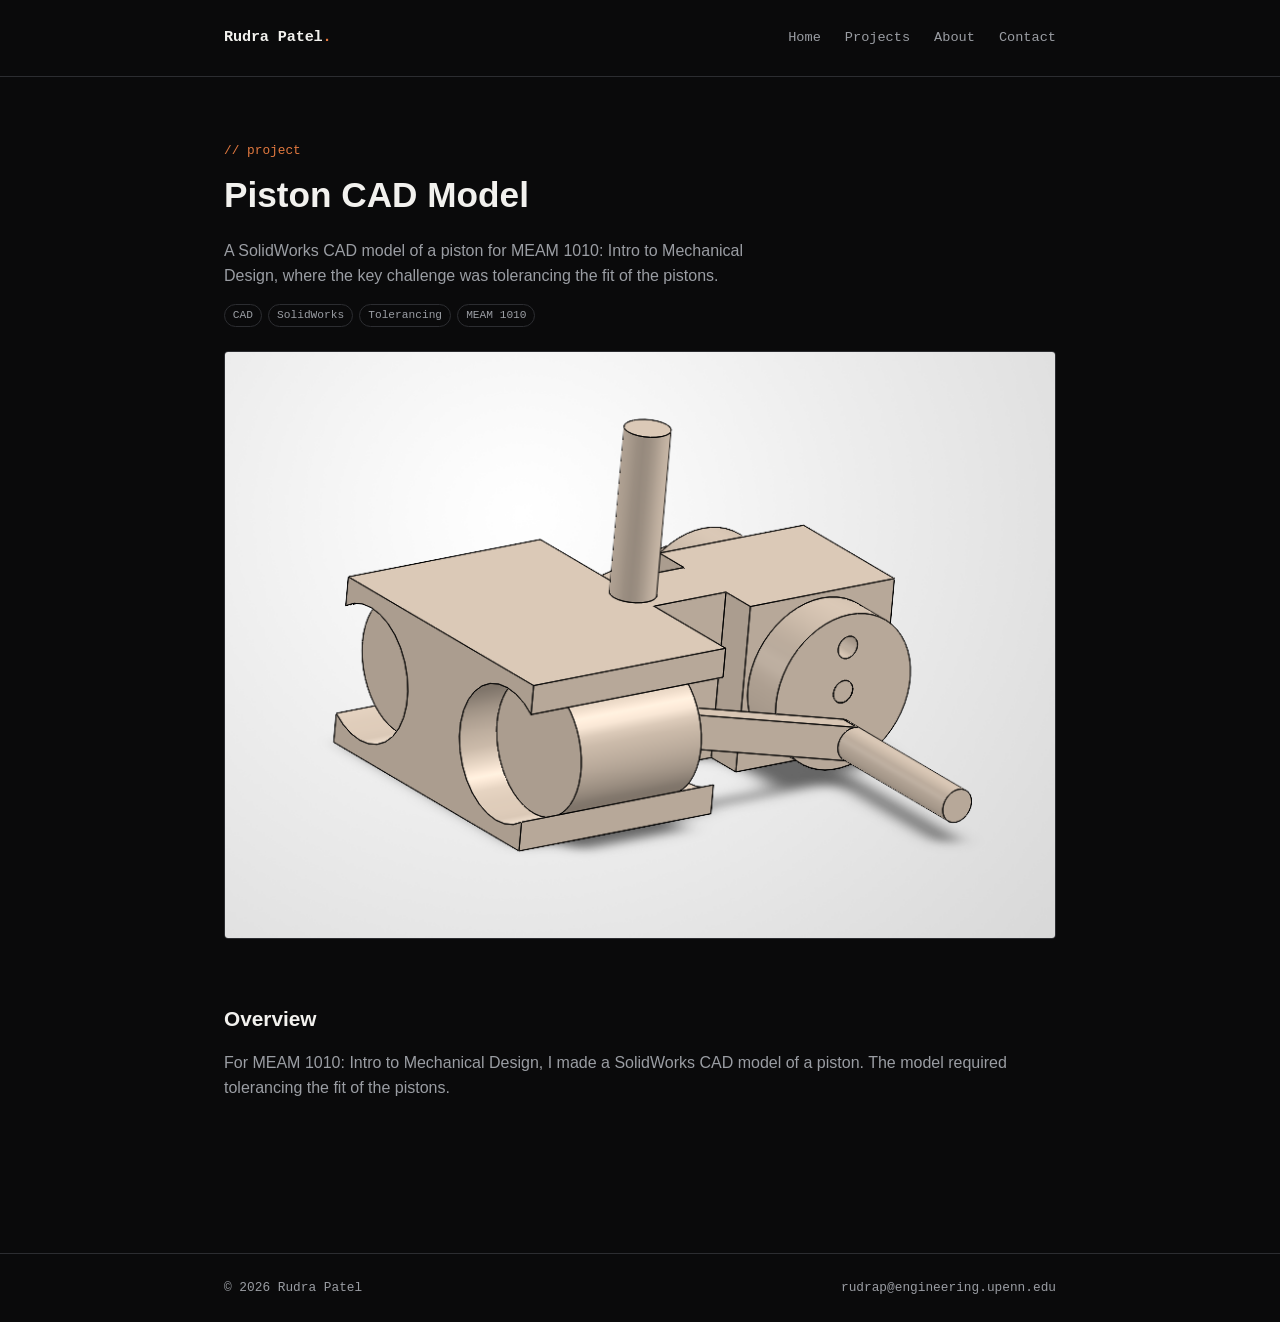
<file: projects/piston-cad-model.html>
<!DOCTYPE html>
<html lang="en">
<head>
  <meta charset="UTF-8" />
  <meta name="viewport" content="width=device-width, initial-scale=1.0" />
  <title>Piston CAD Model - Rudra Patel</title>
  <link rel="stylesheet" href="../css/style.css" />
</head>
<body>
  <header class="site-header">
    <div class="container">
      <a class="site-title" href="../index.html">Rudra Patel<span class="dot">.</span></a>
      <nav class="site-nav">
        <a href="../index.html">Home</a>
        <a href="index.html">Projects</a>
        <a href="../about.html">About</a>
        <a href="../contact.html">Contact</a>
      </nav>
    </div>
  </header>

  <main>
    <div class="page-header container">
      <span class="label">// project</span>
      <h1>Piston CAD Model</h1>
      <p>
        A SolidWorks CAD model of a piston for MEAM 1010: Intro to
        Mechanical Design, where the key challenge was tolerancing the fit
        of the pistons.
      </p>
      <ul class="tag-list">
        <li>CAD</li>
        <li>SolidWorks</li>
        <li>Tolerancing</li>
        <li>MEAM 1010</li>
      </ul>
      <img class="project-hero-image" src="../assets/images/piston-cad.png" alt="SolidWorks model of the piston assembly" />
    </div>

    <section>
      <div class="container">
        <h2>Overview</h2>
        <p class="muted">
          For MEAM 1010: Intro to Mechanical Design, I made a SolidWorks CAD
          model of a piston. The model required tolerancing the fit of the
          pistons.
        </p>
      </div>
    </section>
  </main>

  <footer class="site-footer">
    <div class="container">
      <span>&copy; 2026 Rudra Patel</span>
      <span>
        <a class="email-link" data-email="cnVkcmFwQGVuZ2luZWVyaW5nLnVwZW5uLmVkdQ==" href="#">Email</a>
      </span>
    </div>
  </footer>

  <script src="../js/main.js"></script>
</body>
</html>
</file>
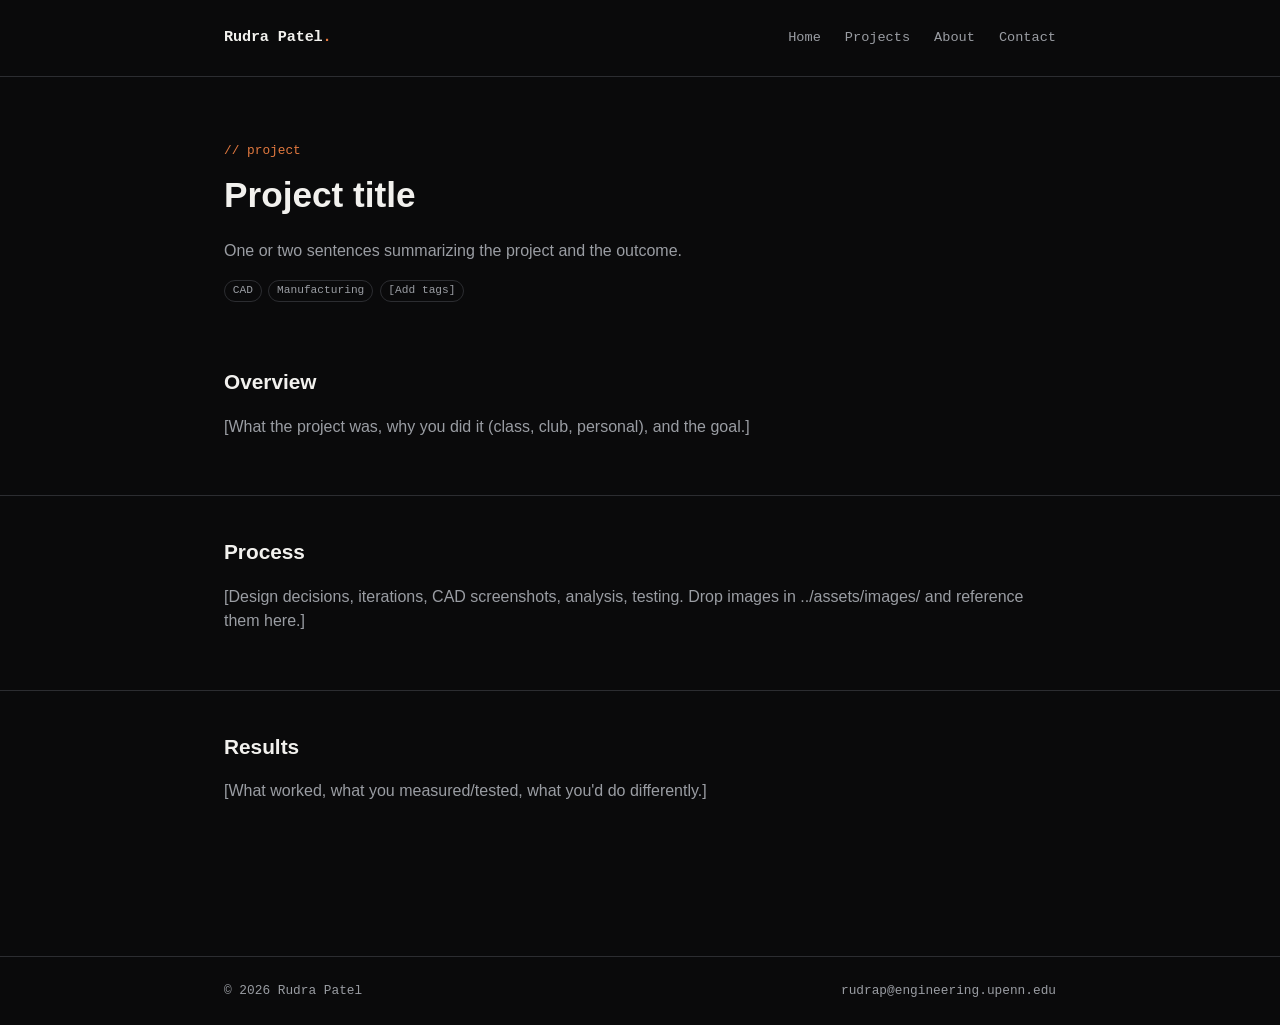
<file: projects/project-template.html>
<!DOCTYPE html>
<html lang="en">
<head>
  <meta charset="UTF-8" />
  <meta name="viewport" content="width=device-width, initial-scale=1.0" />
  <title>Project title - Rudra Patel</title>
  <link rel="stylesheet" href="../css/style.css" />
</head>
<body>
  <header class="site-header">
    <div class="container">
      <a class="site-title" href="../index.html">Rudra Patel<span class="dot">.</span></a>
      <nav class="site-nav">
        <a href="../index.html">Home</a>
        <a href="index.html">Projects</a>
        <a href="../about.html">About</a>
        <a href="../contact.html">Contact</a>
      </nav>
    </div>
  </header>

  <main>
    <div class="page-header container">
      <span class="label">// project</span>
      <h1>Project title</h1>
      <p>One or two sentences summarizing the project and the outcome.</p>
      <ul class="tag-list">
        <li>CAD</li>
        <li>Manufacturing</li>
        <li>[Add tags]</li>
      </ul>
    </div>

    <section>
      <div class="container">
        <h2>Overview</h2>
        <p class="muted">
          [What the project was, why you did it (class, club, personal),
          and the goal.]
        </p>
      </div>
    </section>

    <section>
      <div class="container">
        <h2>Process</h2>
        <p class="muted">
          [Design decisions, iterations, CAD screenshots, analysis, testing.
          Drop images in ../assets/images/ and reference them here.]
        </p>
        <!-- Example image:
        <img src="../assets/images/project-render.jpg" alt="Describe the image" />
        -->
      </div>
    </section>

    <section>
      <div class="container">
        <h2>Results</h2>
        <p class="muted">
          [What worked, what you measured/tested, what you'd do differently.]
        </p>
      </div>
    </section>
  </main>

  <footer class="site-footer">
    <div class="container">
      <span>&copy; 2026 Rudra Patel</span>
      <span>
        <a class="email-link" data-email="cnVkcmFwQGVuZ2luZWVyaW5nLnVwZW5uLmVkdQ==" href="#">Email</a>
      </span>
    </div>
  </footer>

  <script src="../js/main.js"></script>
</body>
</html>
</file>
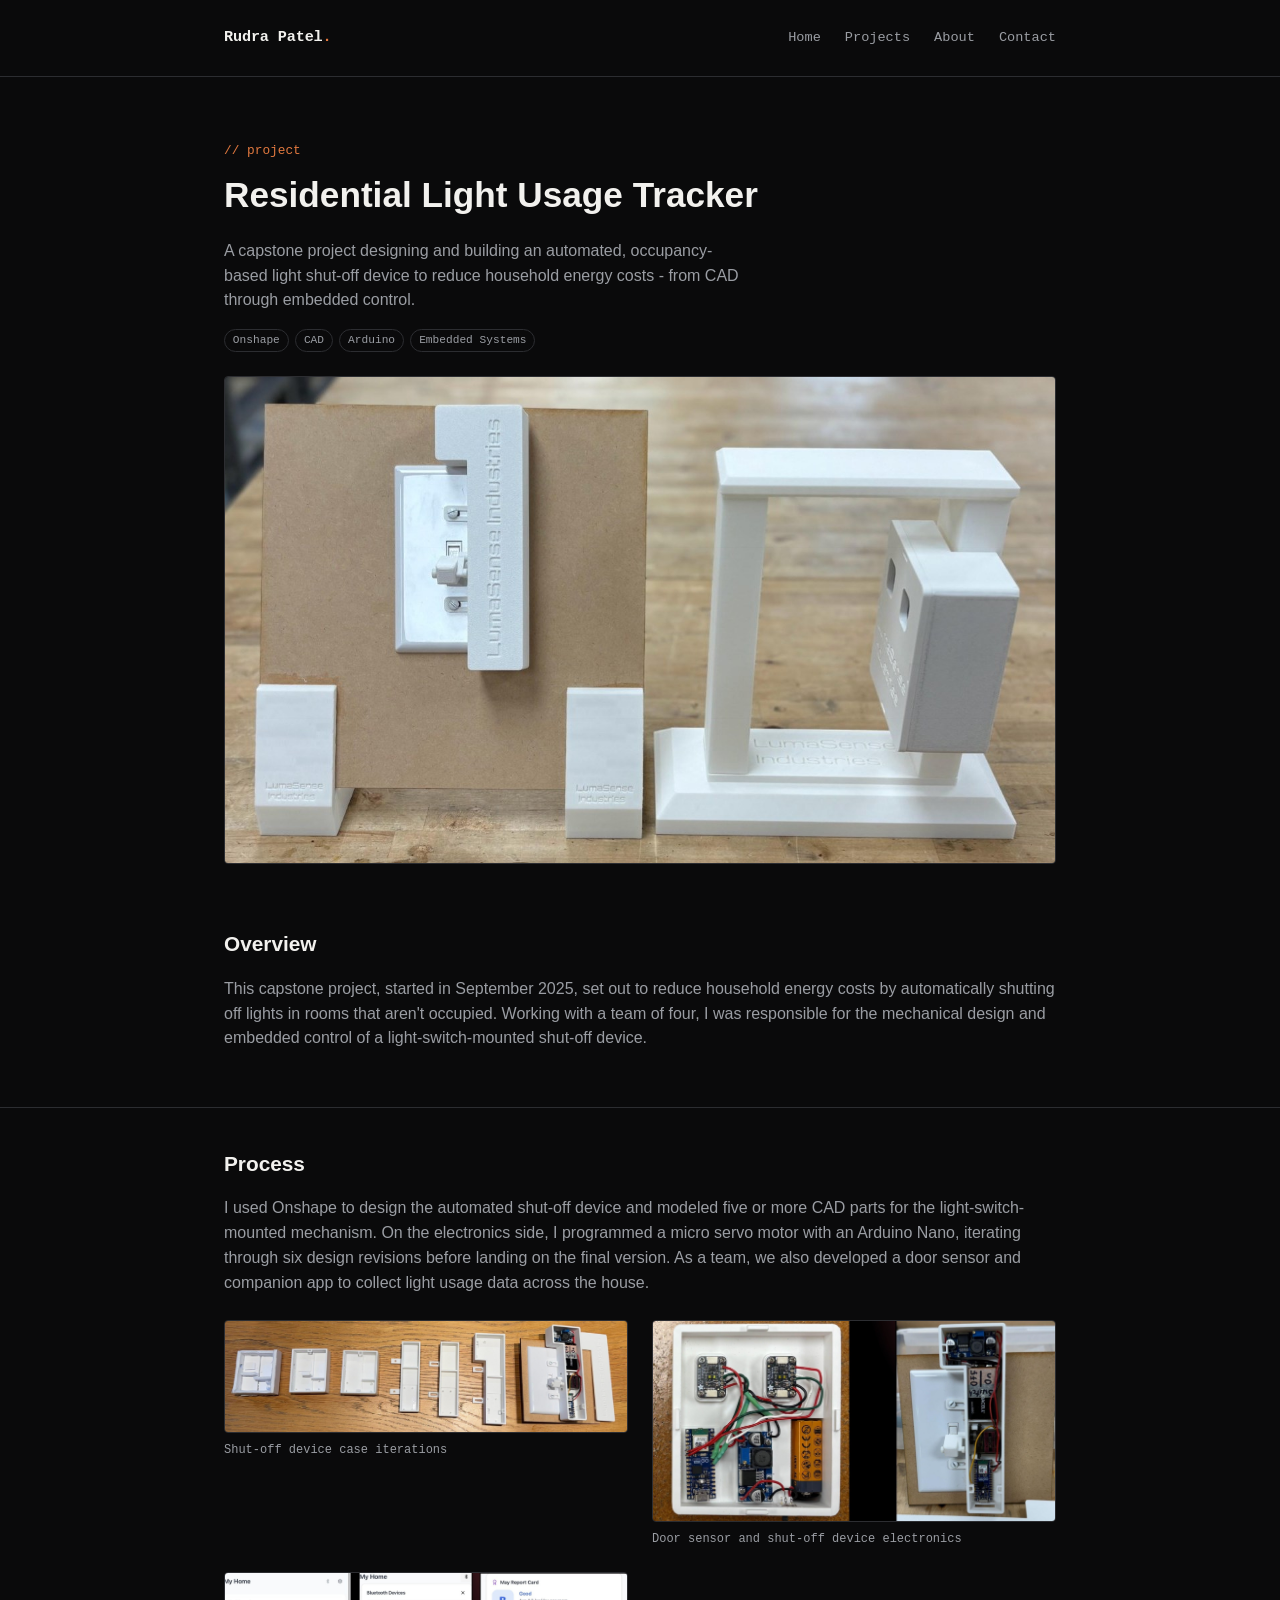
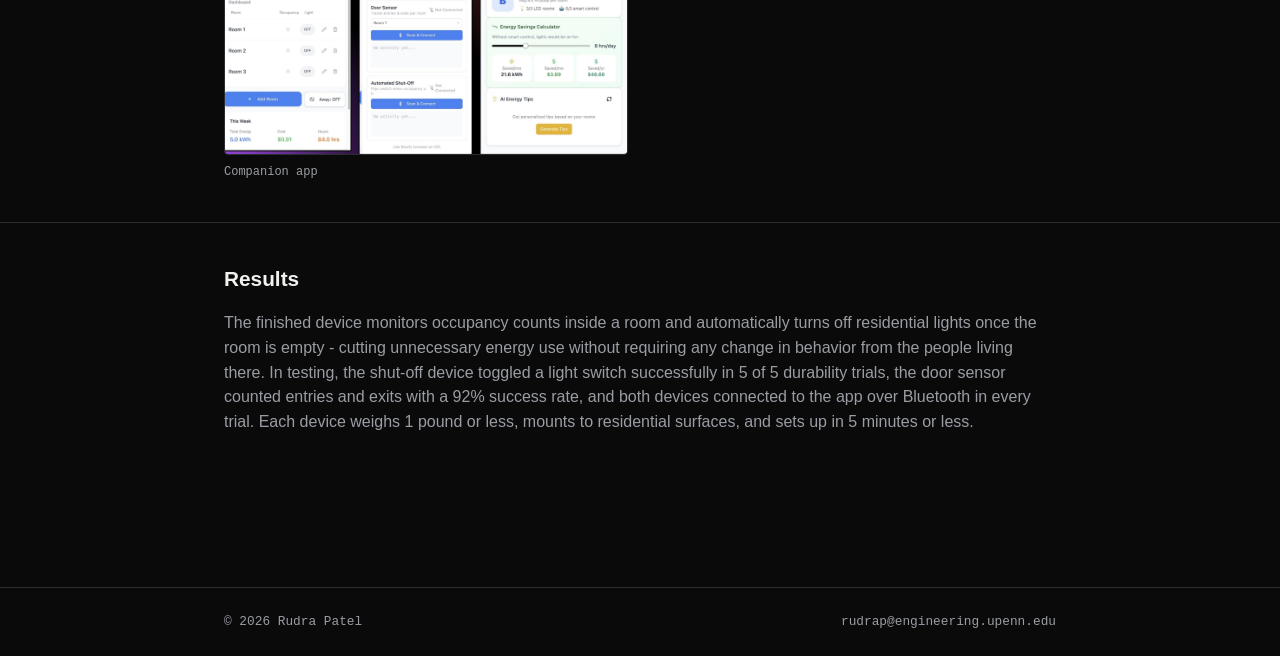
<file: projects/residential-light-usage-tracker.html>
<!DOCTYPE html>
<html lang="en">
<head>
  <meta charset="UTF-8" />
  <meta name="viewport" content="width=device-width, initial-scale=1.0" />
  <title>Residential Light Usage Tracker - Rudra Patel</title>
  <link rel="stylesheet" href="../css/style.css" />
</head>
<body>
  <header class="site-header">
    <div class="container">
      <a class="site-title" href="../index.html">Rudra Patel<span class="dot">.</span></a>
      <nav class="site-nav">
        <a href="../index.html">Home</a>
        <a href="index.html">Projects</a>
        <a href="../about.html">About</a>
        <a href="../contact.html">Contact</a>
      </nav>
    </div>
  </header>

  <main>
    <div class="page-header container">
      <span class="label">// project</span>
      <h1>Residential Light Usage Tracker</h1>
      <p>
        A capstone project designing and building an automated, occupancy-
        based light shut-off device to reduce household energy costs - from
        CAD through embedded control.
      </p>
      <ul class="tag-list">
        <li>Onshape</li>
        <li>CAD</li>
        <li>Arduino</li>
        <li>Embedded Systems</li>
      </ul>
      <img class="project-hero-image" src="../assets/images/capstone-final-prototype.jpg" alt="The Halo automated shut-off device mounted on a light switch next to the door sensor" />
    </div>

    <section>
      <div class="container">
        <h2>Overview</h2>
        <p class="muted">
          This capstone project, started in September 2025, set out to
          reduce household energy costs by automatically shutting off lights
          in rooms that aren't occupied. Working with a team of four, I was
          responsible for the mechanical design and embedded control of a
          light-switch-mounted shut-off device.
        </p>
      </div>
    </section>

    <section>
      <div class="container">
        <h2>Process</h2>
        <p class="muted">
          I used Onshape to design the automated shut-off device and modeled
          five or more CAD parts for the light-switch-mounted mechanism.
          On the electronics side, I programmed a micro servo motor with an
          Arduino Nano, iterating through six design revisions before
          landing on the final version. As a team, we also developed a door
          sensor and companion app to collect light usage data across
          the house.
        </p>
        <div class="figure-grid">
          <figure>
            <img src="../assets/images/capstone-iterations.jpg" alt="Shut-off device case iterations from the first case to the final version" />
            <figcaption class="image-caption">Shut-off device case iterations</figcaption>
          </figure>
          <figure>
            <img src="../assets/images/capstone-internals.jpg" alt="Internal electronics of the door sensor and the shut-off device" />
            <figcaption class="image-caption">Door sensor and shut-off device electronics</figcaption>
          </figure>
          <figure>
            <img src="../assets/images/capstone-app.jpg" alt="Companion app screens showing rooms, Bluetooth devices, and energy savings" />
            <figcaption class="image-caption">Companion app</figcaption>
          </figure>
        </div>
      </div>
    </section>

    <section>
      <div class="container">
        <h2>Results</h2>
        <p class="muted">
          The finished device monitors occupancy counts inside a room and
          automatically turns off residential lights once the room is
          empty - cutting unnecessary energy use without requiring any
          change in behavior from the people living there. In testing,
          the shut-off device toggled a light switch successfully in 5 of 5
          durability trials, the door sensor counted entries and exits with
          a 92% success rate, and both devices connected to the app over
          Bluetooth in every trial. Each device weighs 1 pound or less,
          mounts to residential surfaces, and sets up in 5 minutes or less.
        </p>
      </div>
    </section>
  </main>

  <footer class="site-footer">
    <div class="container">
      <span>&copy; 2026 Rudra Patel</span>
      <span>
        <a class="email-link" data-email="cnVkcmFwQGVuZ2luZWVyaW5nLnVwZW5uLmVkdQ==" href="#">Email</a>
      </span>
    </div>
  </footer>

  <script src="../js/main.js"></script>
</body>
</html>
</file>
<file: css/style.css>
/* ---------------------------------------------------------
   Design tokens
--------------------------------------------------------- */
:root {
  --color-bg: #0a0a0b;
  --color-surface: #16171a;
  --color-text: #f2f1ee;
  --color-muted: #9a9da3;
  --color-border: #2c2d31;
  --color-accent: #e2793f;

  --font-mono: ui-monospace, "SFMono-Regular", "JetBrains Mono", Menlo,
    Consolas, "Liberation Mono", monospace;
  --font-sans: -apple-system, BlinkMacSystemFont, "Segoe UI", Roboto,
    Helvetica, Arial, sans-serif;

  --space-1: 0.5rem;
  --space-2: 1rem;
  --space-3: 1.5rem;
  --space-4: 2.5rem;
  --space-5: 4rem;
  --space-6: 6rem;

  --max-width: 960px;
}

/* ---------------------------------------------------------
   Reset
--------------------------------------------------------- */
* {
  box-sizing: border-box;
}

html {
  -webkit-text-size-adjust: 100%;
}

body {
  margin: 0;
  background: var(--color-bg);
  color: var(--color-text);
  font-family: var(--font-sans);
  font-size: 16px;
  line-height: 1.55;
}

img {
  max-width: 100%;
  display: block;
}

a {
  color: inherit;
}

ul,
ol {
  padding-left: 1.2em;
}

/* ---------------------------------------------------------
   Layout
--------------------------------------------------------- */
.container {
  max-width: var(--max-width);
  margin: 0 auto;
  padding: 0 clamp(1.5rem, 6vw, 4rem);
}

/* ---------------------------------------------------------
   Header / nav
--------------------------------------------------------- */
.site-header {
  border-bottom: 1px solid var(--color-border);
  padding: var(--space-3) 0;
}

.site-header .container {
  display: flex;
  align-items: center;
  justify-content: space-between;
  gap: var(--space-2);
}

.site-title {
  font-family: var(--font-mono);
  font-size: 0.95rem;
  font-weight: 600;
  text-decoration: none;
  letter-spacing: -0.01em;
}

.site-title .dot {
  color: var(--color-accent);
}

.site-nav {
  display: flex;
  gap: var(--space-3);
  flex-wrap: wrap;
}

.site-nav a {
  font-family: var(--font-mono);
  font-size: 0.85rem;
  text-decoration: none;
  color: var(--color-muted);
  padding: 0.2em 0;
  border-bottom: 1px solid transparent;
}

.site-nav a:hover,
.site-nav a[aria-current="page"] {
  color: var(--color-text);
  border-bottom-color: var(--color-accent);
}

/* ---------------------------------------------------------
   Footer
--------------------------------------------------------- */
.site-footer {
  border-top: 1px solid var(--color-border);
  margin-top: var(--space-6);
  padding: var(--space-3) 0;
}

.site-footer .container {
  display: flex;
  flex-wrap: wrap;
  gap: var(--space-2) var(--space-3);
  justify-content: space-between;
  font-family: var(--font-mono);
  font-size: 0.8rem;
  color: var(--color-muted);
}

.site-footer a {
  text-decoration: none;
  color: var(--color-muted);
}

.site-footer a:hover {
  color: var(--color-text);
}

/* ---------------------------------------------------------
   Section label ("// 01 heading" motif)
--------------------------------------------------------- */
.label {
  display: block;
  font-family: var(--font-mono);
  font-size: 0.8rem;
  color: var(--color-accent);
  margin-bottom: var(--space-1);
}

/* ---------------------------------------------------------
   Hero
--------------------------------------------------------- */
.hero {
  padding: var(--space-6) 0 var(--space-5);
}

.hero h1 {
  font-size: clamp(1.8rem, 4vw, 2.6rem);
  line-height: 1.15;
  margin: 0 0 var(--space-2);
  max-width: 22ch;
}

.hero p {
  max-width: 55ch;
  color: var(--color-muted);
  font-size: 1.05rem;
}

/* ---------------------------------------------------------
   Generic page sections
--------------------------------------------------------- */
.page-header {
  padding-top: var(--space-5);
  padding-bottom: var(--space-3);
}

.page-header h1 {
  font-size: clamp(1.6rem, 3.5vw, 2.2rem);
  margin: 0 0 var(--space-1);
}

.page-header p {
  color: var(--color-muted);
  max-width: 60ch;
}

section {
  padding: var(--space-4) 0;
}

section.section-tight {
  padding-top: var(--space-1);
}

section + section {
  border-top: 1px solid var(--color-border);
}

h2 {
  font-size: 1.3rem;
  margin: 0 0 var(--space-2);
}

/* ---------------------------------------------------------
   Project grid / cards
--------------------------------------------------------- */
.project-grid {
  display: grid;
  grid-template-columns: repeat(auto-fill, minmax(260px, 1fr));
  gap: var(--space-3);
}

.project-card {
  display: block;
  text-decoration: none;
  color: inherit;
  border: 1px solid var(--color-border);
  background: var(--color-surface);
  border-radius: 4px;
  overflow: hidden;
  transition: border-color 0.15s ease, transform 0.15s ease;
}

.project-card:hover {
  border-color: var(--color-accent);
  transform: translateY(-2px);
}

.project-card .thumb {
  aspect-ratio: 4 / 3;
  background: var(--color-border);
  display: flex;
  align-items: center;
  justify-content: center;
  font-family: var(--font-mono);
  font-size: 0.75rem;
  color: var(--color-muted);
  overflow: hidden;
}

.project-card .thumb img {
  width: 100%;
  height: 100%;
  object-fit: cover;
}

.figure-grid {
  display: grid;
  grid-template-columns: repeat(auto-fit, minmax(min(100%, 380px), 1fr));
  gap: var(--space-3);
  margin-top: var(--space-3);
}

.figure-grid figure {
  margin: 0;
}

.figure-grid img {
  display: block;
  width: 100%;
  height: auto;
  border: 1px solid var(--color-border);
  border-radius: 4px;
}

.figure-grid-uniform img {
  aspect-ratio: 4 / 3;
  object-fit: contain;
  background: #fff;
}

.project-card .thumb-contain {
  background: #e8e8ea;
}

.project-card .thumb-contain img {
  object-fit: contain;
}

.project-hero-image {
  display: block;
  width: 100%;
  border: 1px solid var(--color-border);
  border-radius: 4px;
  margin-top: var(--space-3);
}

.project-body-image {
  display: block;
  max-width: 420px;
  width: 100%;
  border: 1px solid var(--color-border);
  border-radius: 4px;
  margin-top: var(--space-2);
}

.image-caption {
  font-family: var(--font-mono);
  font-size: 0.75rem;
  color: var(--color-muted);
  margin-top: var(--space-1);
}

.project-card .card-body {
  padding: var(--space-2);
}

.project-card h3 {
  font-size: 1.05rem;
  margin: 0 0 0.35em;
}

.project-card p {
  margin: 0;
  font-size: 0.9rem;
  color: var(--color-muted);
}

.tag-list {
  list-style: none;
  padding: 0;
  margin: var(--space-1) 0 0;
  display: flex;
  flex-wrap: wrap;
  gap: 0.4em;
}

.tag-list li {
  font-family: var(--font-mono);
  font-size: 0.7rem;
  color: var(--color-muted);
  border: 1px solid var(--color-border);
  border-radius: 999px;
  padding: 0.15em 0.7em;
}

/* ---------------------------------------------------------
   Buttons / links
--------------------------------------------------------- */
.btn {
  display: inline-block;
  font-family: var(--font-mono);
  font-size: 0.85rem;
  text-decoration: none;
  color: var(--color-text);
  border: 1px solid var(--color-border);
  border-radius: 4px;
  padding: 0.6em 1.1em;
  margin-top: var(--space-2);
}

.btn:hover {
  border-color: var(--color-accent);
  color: var(--color-accent);
}

/* ---------------------------------------------------------
   Contact / list details
--------------------------------------------------------- */
.detail-list {
  list-style: none;
  padding: 0;
  margin: 0;
  display: grid;
  gap: var(--space-1);
  font-family: var(--font-mono);
  font-size: 0.95rem;
}

.detail-list dt {
  color: var(--color-muted);
  font-size: 0.8rem;
}

.icon-link {
  display: inline-flex;
  align-items: center;
  gap: 0.5em;
}

.icon-link .icon {
  width: 1em;
  height: 1em;
  flex-shrink: 0;
}

/* ---------------------------------------------------------
   Utility
--------------------------------------------------------- */
.muted {
  color: var(--color-muted);
}

.mono {
  font-family: var(--font-mono);
}
</file>
